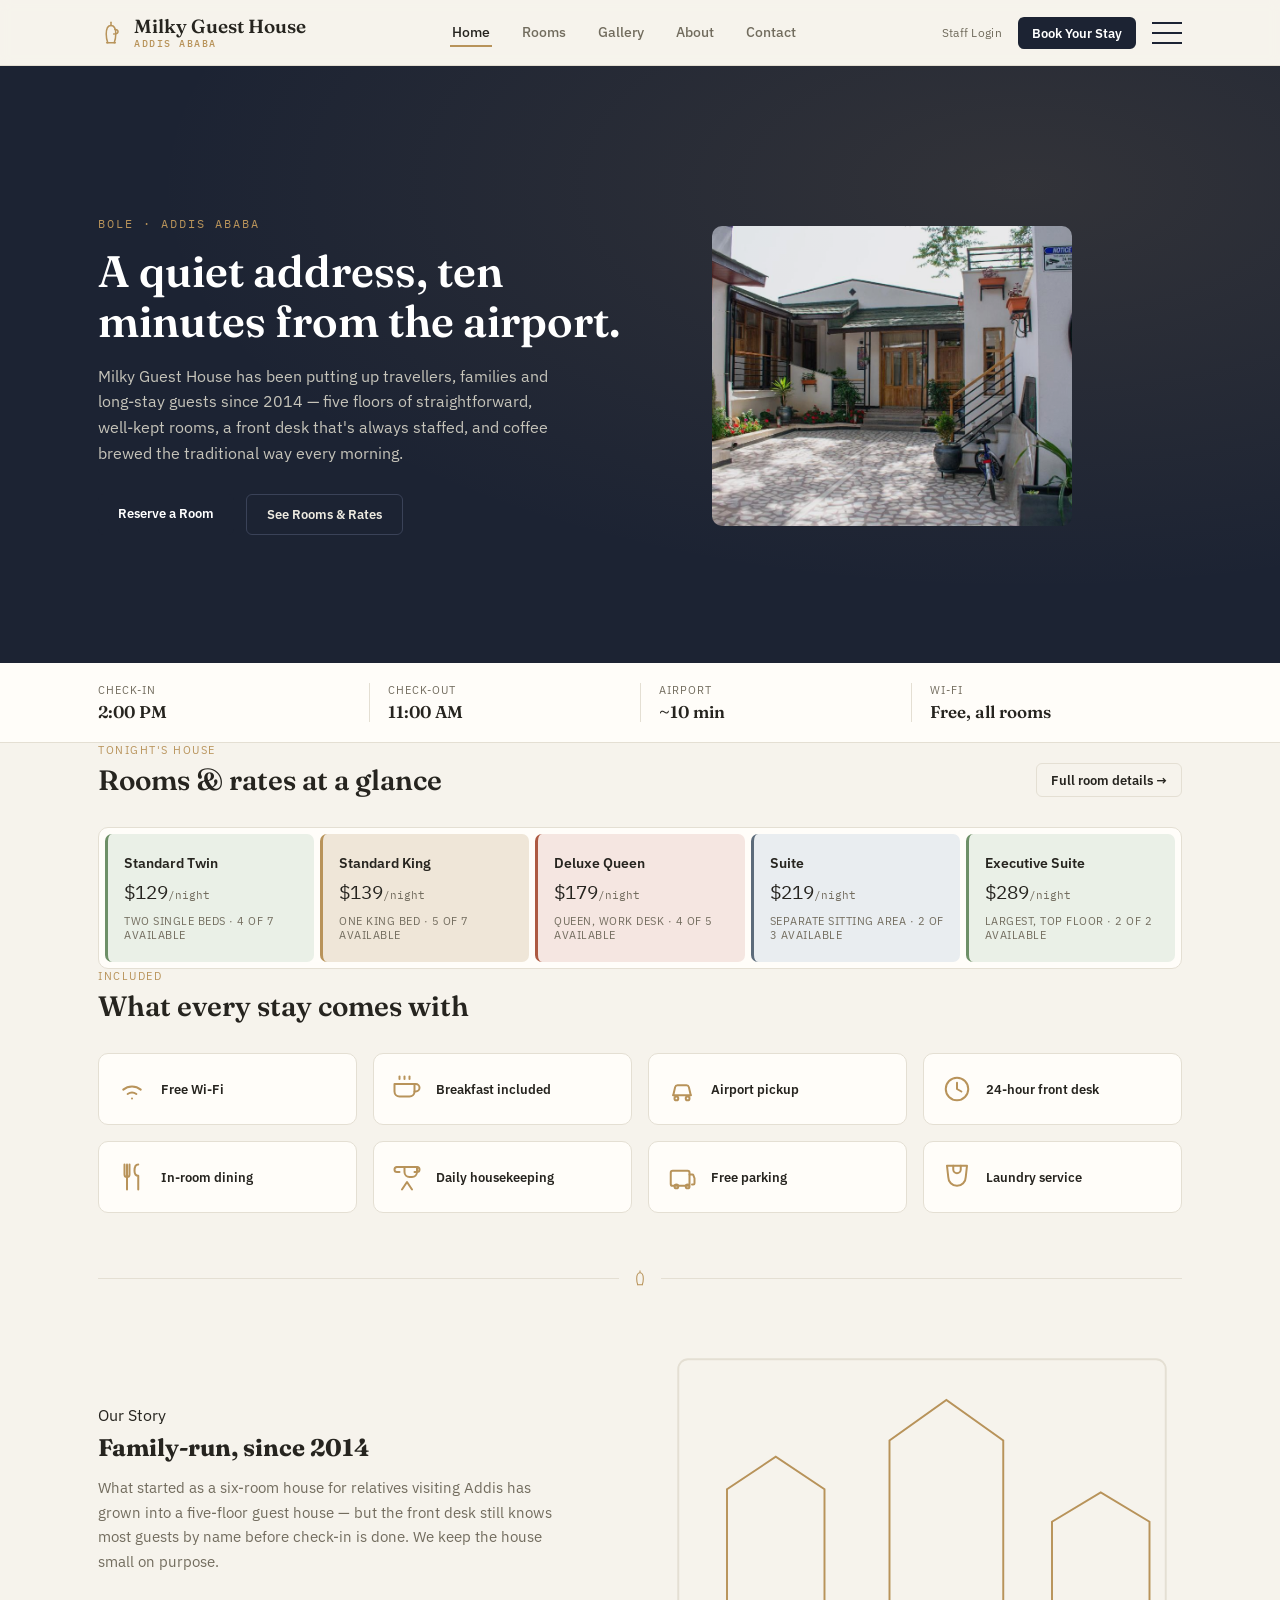
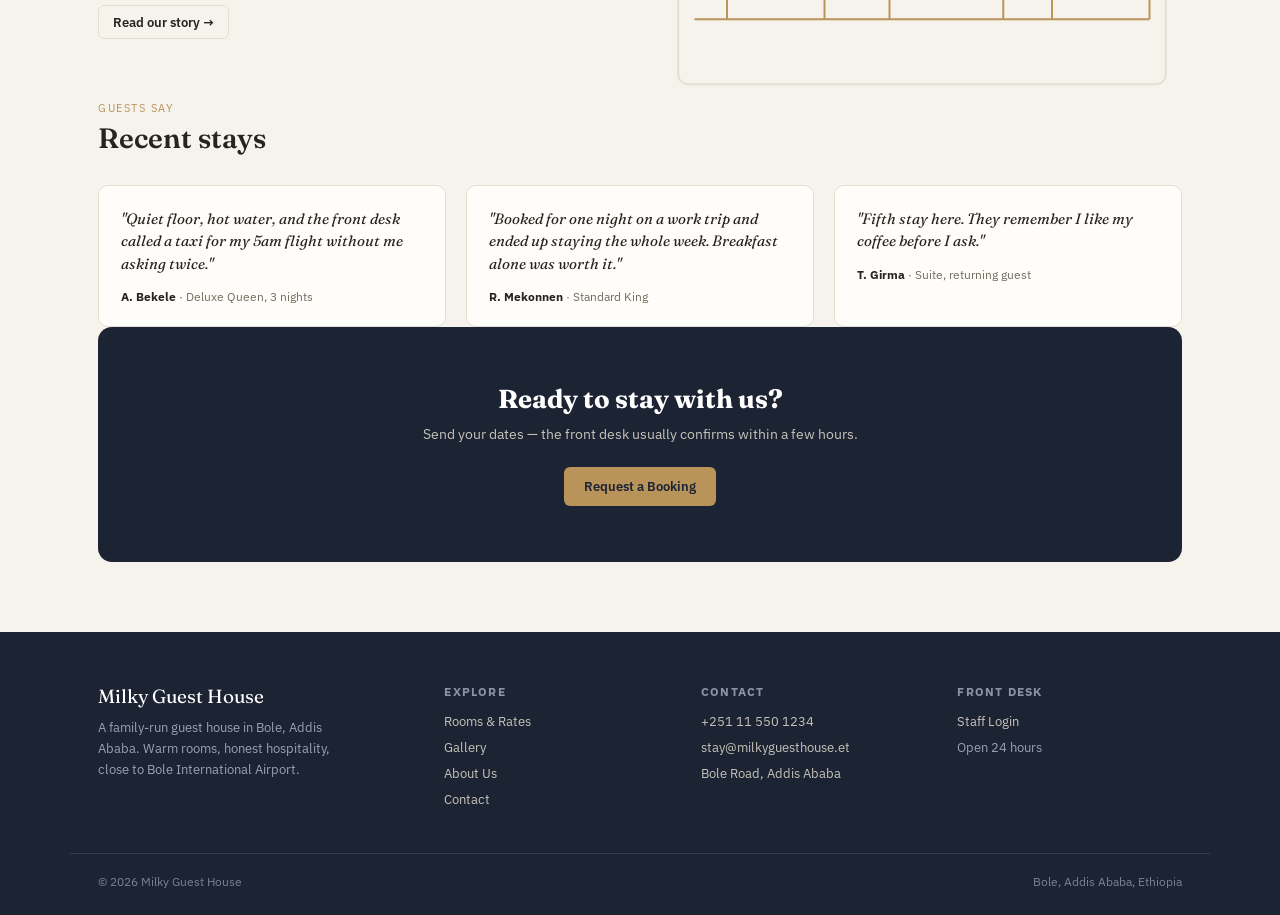
<file: index.html>
<!DOCTYPE html>
<html lang="en">
<head>
<meta charset="UTF-8">
<meta name="viewport" content="width=device-width, initial-scale=1.0">
<title>Milky Guest House — A Quiet Stay in Addis Ababa</title>
<meta name="description" content="Milky Guest House is a family-run guest house in Bole, Addis Ababa, offering warm rooms, honest hospitality and easy airport access.">
<link rel="preconnect" href="https://fonts.googleapis.com">
<link href="https://fonts.googleapis.com/css2?family=Fraunces:opsz,wght@9..144,400;9..144,500;9..144,600;9..144,700&family=IBM+Plex+Sans:wght@400;500;600&family=IBM+Plex+Mono:wght@400;500&display=swap" rel="stylesheet">
<link rel="stylesheet" href="style.css">
</head>
<body>

<header class="site-header">
  <div class="bar">
    <a href="index.html" class="brandmark">
      <svg class="jebena" viewBox="0 0 24 24" fill="none" stroke="currentColor" stroke-width="1.4" stroke-linecap="round" stroke-linejoin="round"><path d="M8 21h8"/><path d="M9 21c-1-2.5-1.4-5.4-1.4-8 0-4.5 1.6-8 4.4-8s4.4 3.5 4.4 8c0 2.6-.4 5.5-1.4 8"/><path d="M12 5V2"/><path d="M15.5 8.5c1.8.3 3 1 3 2.2 0 1.4-1.7 2.3-4 2.3"/></svg>
      <span class="name">Milky Guest House<small>Addis Ababa</small></span>
    </a>
    <nav class="nav-links" id="navLinks">
      <a href="index.html" class="active">Home</a>
      <a href="rooms.html">Rooms</a>
      <a href="gallery.html">Gallery</a>
      <a href="about.html">About</a>
      <a href="contact.html">Contact</a>
    </nav>
    <div class="nav-cta">
      <a href="staff/login.html" class="staff-link">Staff Login</a>
      <a href="contact.html#booking" class="btn small">Book Your Stay</a>
      <button class="menu-toggle" id="menuToggle" aria-label="Toggle menu"><span></span><span></span><span></span></button>
    </div>
  </div>
</header>

<section class="hero">
  <div class="wrap">
    <div>
      <div class="eyebrow">Bole · Addis Ababa</div>
      <h1>A quiet address, ten minutes from the airport.</h1>
      <p class="lead">Milky Guest House has been putting up travellers, families and long-stay guests since 2014 — five floors of straightforward, well-kept rooms, a front desk that's always staffed, and coffee brewed the traditional way every morning.</p>
      <div class="cta-row">
        <a href="contact.html#booking" class="btn">Reserve a Room</a>
        <a href="rooms.html" class="btn ghost">See Rooms &amp; Rates</a>
      </div>
    </div>
    <img class="hero-art" src="images/gh.jpg" alt="Milky Guest House exterior">
  </div>
</section>

<div class="info-strip">
  <div class="wrap">
    <div class="item"><div class="label">Check-in</div><div class="val mono">2:00 PM</div></div>
    <div class="item"><div class="label">Check-out</div><div class="val mono">11:00 AM</div></div>
    <div class="item"><div class="label">Airport</div><div class="val mono">~10 min</div></div>
    <div class="item"><div class="label">Wi-Fi</div><div class="val mono">Free, all rooms</div></div>
  </div>
</div>

<section class="wrap reveal">
  <div class="section-head">
    <div><span class="eyebrow">Tonight's House</span><h2>Rooms &amp; rates at a glance</h2></div>
    <a href="rooms.html" class="btn ghost small">Full room details →</a>
  </div>
  <div class="rack-lite">
    <div class="rack-cat" data-room-type="Standard Twin"><div class="rc-name">Standard Twin</div><div class="rc-rate">$129<span>/night</span></div><div class="rc-avail js-avail">Two single beds</div></div>
    <div class="rack-cat" data-room-type="Standard King"><div class="rc-name">Standard King</div><div class="rc-rate">$139<span>/night</span></div><div class="rc-avail js-avail">One king bed</div></div>
    <div class="rack-cat" data-room-type="Deluxe Queen"><div class="rc-name">Deluxe Queen</div><div class="rc-rate">$179<span>/night</span></div><div class="rc-avail js-avail">Queen, work desk</div></div>
    <div class="rack-cat" data-room-type="Suite"><div class="rc-name">Suite</div><div class="rc-rate">$219<span>/night</span></div><div class="rc-avail js-avail">Separate sitting area</div></div>
    <div class="rack-cat" data-room-type="Executive Suite"><div class="rc-name">Executive Suite</div><div class="rc-rate">$289<span>/night</span></div><div class="rc-avail js-avail">Largest, top floor</div></div>
  </div>
</section>

<section class="wrap reveal">
  <div class="section-head">
    <div><span class="eyebrow">Included</span><h2>What every stay comes with</h2></div>
  </div>
  <div class="amenity-grid">
    <div class="amenity"><span class="icon"><svg viewBox="0 0 24 24" fill="none" stroke="currentColor" stroke-linecap="round" stroke-linejoin="round"><path d="M5 12.5a11 11 0 0 1 14 0"/><path d="M8.5 16a6 6 0 0 1 7 0"/><path d="M12 19.5h.01"/></svg></span><span class="name">Free Wi-Fi</span></div>
    <div class="amenity"><span class="icon"><svg viewBox="0 0 24 24" fill="none" stroke="currentColor" stroke-linecap="round" stroke-linejoin="round"><path d="M18 8h1a3 3 0 0 1 0 6h-1"/><path d="M2 8h16v6a4 4 0 0 1-4 4H6a4 4 0 0 1-4-4V8Z"/><path d="M6 2v2"/><path d="M10 2v2"/><path d="M14 2v2"/></svg></span><span class="name">Breakfast included</span></div>
    <div class="amenity"><span class="icon"><svg viewBox="0 0 24 24" fill="none" stroke="currentColor" stroke-linecap="round" stroke-linejoin="round"><path d="M5 17h14"/><path d="M5 17l1.5-6.5A2 2 0 0 1 8.4 9h7.2a2 2 0 0 1 1.9 1.5L19 17"/><circle cx="7.5" cy="19.5" r="1.5"/><circle cx="16.5" cy="19.5" r="1.5"/></svg></span><span class="name">Airport pickup</span></div>
    <div class="amenity"><span class="icon"><svg viewBox="0 0 24 24" fill="none" stroke="currentColor" stroke-linecap="round" stroke-linejoin="round"><circle cx="12" cy="12" r="9"/><path d="M12 7v5l3.5 2"/></svg></span><span class="name">24-hour front desk</span></div>
    <div class="amenity"><span class="icon"><svg viewBox="0 0 24 24" fill="none" stroke="currentColor" stroke-linecap="round" stroke-linejoin="round"><path d="M6 2v8a2 2 0 0 0 4 0V2"/><path d="M8 2v20"/><path d="M17 2c-2 0-3 2-3 5s1 4 3 4v11"/></svg></span><span class="name">In-room dining</span></div>
    <div class="amenity"><span class="icon"><svg viewBox="0 0 24 24" fill="none" stroke="currentColor" stroke-linecap="round" stroke-linejoin="round"><path d="M4 4h16v4a4 4 0 0 1-4 4h-2a4 4 0 0 1-4-4V4Z"/><path d="M8 22l4-6 4 6"/><path d="M6 4H4a2 2 0 0 0 0 4h2"/><path d="M18 4h2a2 2 0 0 1 0 4h-2"/></svg></span><span class="name">Daily housekeeping</span></div>
    <div class="amenity"><span class="icon"><svg viewBox="0 0 24 24" fill="none" stroke="currentColor" stroke-linecap="round" stroke-linejoin="round"><rect x="3" y="7" width="15" height="12" rx="1.5"/><path d="M18 10h2.2a1 1 0 0 1 .9.6L22 13v4a1 1 0 0 1-1 1h-1"/><circle cx="7.5" cy="19.5" r="1.5"/><circle cx="16.5" cy="19.5" r="1.5"/></svg></span><span class="name">Free parking</span></div>
    <div class="amenity"><span class="icon"><svg viewBox="0 0 24 24" fill="none" stroke="currentColor" stroke-linecap="round" stroke-linejoin="round"><path d="M4 3h16l-1 9a7 7 0 0 1-14 0L4 3Z"/><path d="M9 3v3a3 3 0 0 0 6 0V3"/></svg></span><span class="name">Laundry service</span></div>
  </div>
</section>

<div class="wrap"><div class="divider"><span class="line"></span><svg viewBox="0 0 24 24" fill="none" stroke="currentColor" stroke-width="1.4"><path d="M8 21h8"/><path d="M9 21c-1-2.5-1.4-5.4-1.4-8 0-4.5 1.6-8 4.4-8s4.4 3.5 4.4 8c0 2.6-.4 5.5-1.4 8"/><path d="M12 5V2"/></svg><span class="line"></span></div></div>

<section class="wrap reveal">
  <div class="split">
    <div>
      <span class="eyebrow">Our Story</span>
      <h2 style="margin:8px 0 14px 0;">Family-run, since 2014</h2>
      <p style="color:var(--text-dim);font-size:14.5px;line-height:1.7;max-width:52ch;">What started as a six-room house for relatives visiting Addis has grown into a five-floor guest house — but the front desk still knows most guests by name before check-in is done. We keep the house small on purpose.</p>
      <a href="about.html" class="btn ghost small" style="margin-top:16px;">Read our story →</a>
    </div>
    <svg viewBox="0 0 320 220" fill="none" stroke="currentColor" stroke-width="1.2" style="color:var(--brass);"><rect x="10" y="10" width="300" height="200" rx="6" stroke="var(--line)"/><path d="M40 170V90l30-20 30 20v80"/><path d="M140 170V60l35-25 35 25v110"/><path d="M240 170v-60l30-18 30 18v60"/><path d="M20 170h280"/></svg>
  </div>
</section>

<section class="wrap reveal">
  <div class="section-head">
    <div><span class="eyebrow">Guests Say</span><h2>Recent stays</h2></div>
  </div>
  <div class="testi-grid">
    <div class="testi"><div class="quote">"Quiet floor, hot water, and the front desk called a taxi for my 5am flight without me asking twice."</div><div class="who"><b>A. Bekele</b> · Deluxe Queen, 3 nights</div></div>
    <div class="testi"><div class="quote">"Booked for one night on a work trip and ended up staying the whole week. Breakfast alone was worth it."</div><div class="who"><b>R. Mekonnen</b> · Standard King</div></div>
    <div class="testi"><div class="quote">"Fifth stay here. They remember I like my coffee before I ask."</div><div class="who"><b>T. Girma</b> · Suite, returning guest</div></div>
  </div>
</section>

<section class="wrap reveal">
  <div class="cta-band">
    <h2>Ready to stay with us?</h2>
    <p>Send your dates — the front desk usually confirms within a few hours.</p>
    <a href="contact.html#booking" class="btn" style="background:var(--brass);color:#1C2333;">Request a Booking</a>
  </div>
</section>

<footer class="site-footer">
  <div class="wrap footer-grid">
    <div>
      <div class="fbrand">Milky Guest House</div>
      <p>A family-run guest house in Bole, Addis Ababa. Warm rooms, honest hospitality, close to Bole International Airport.</p>
    </div>
    <div>
      <h4>Explore</h4>
      <a href="rooms.html">Rooms &amp; Rates</a>
      <a href="gallery.html">Gallery</a>
      <a href="about.html">About Us</a>
      <a href="contact.html">Contact</a>
    </div>
    <div>
      <h4>Contact</h4>
      <a href="tel:+251115501234">+251 11 550 1234</a>
      <a href="mailto:stay@milkyguesthouse.et">stay@milkyguesthouse.et</a>
      <a href="contact.html">Bole Road, Addis Ababa</a>
    </div>
    <div>
      <h4>Front Desk</h4>
      <a href="staff/login.html">Staff Login</a>
      <span style="display:block;font-size:13px;color:#9AA1B4;margin-top:9px;">Open 24 hours</span>
    </div>
  </div>
  <div class="wrap footer-bottom">
    <span>© <span class="year"></span> Milky Guest House</span>
    <span>Bole, Addis Ababa, Ethiopia</span>
  </div>
</footer>

<script src="hotel-data.js"></script>
<script src="script.js"></script>
</body>
</html>
</file>
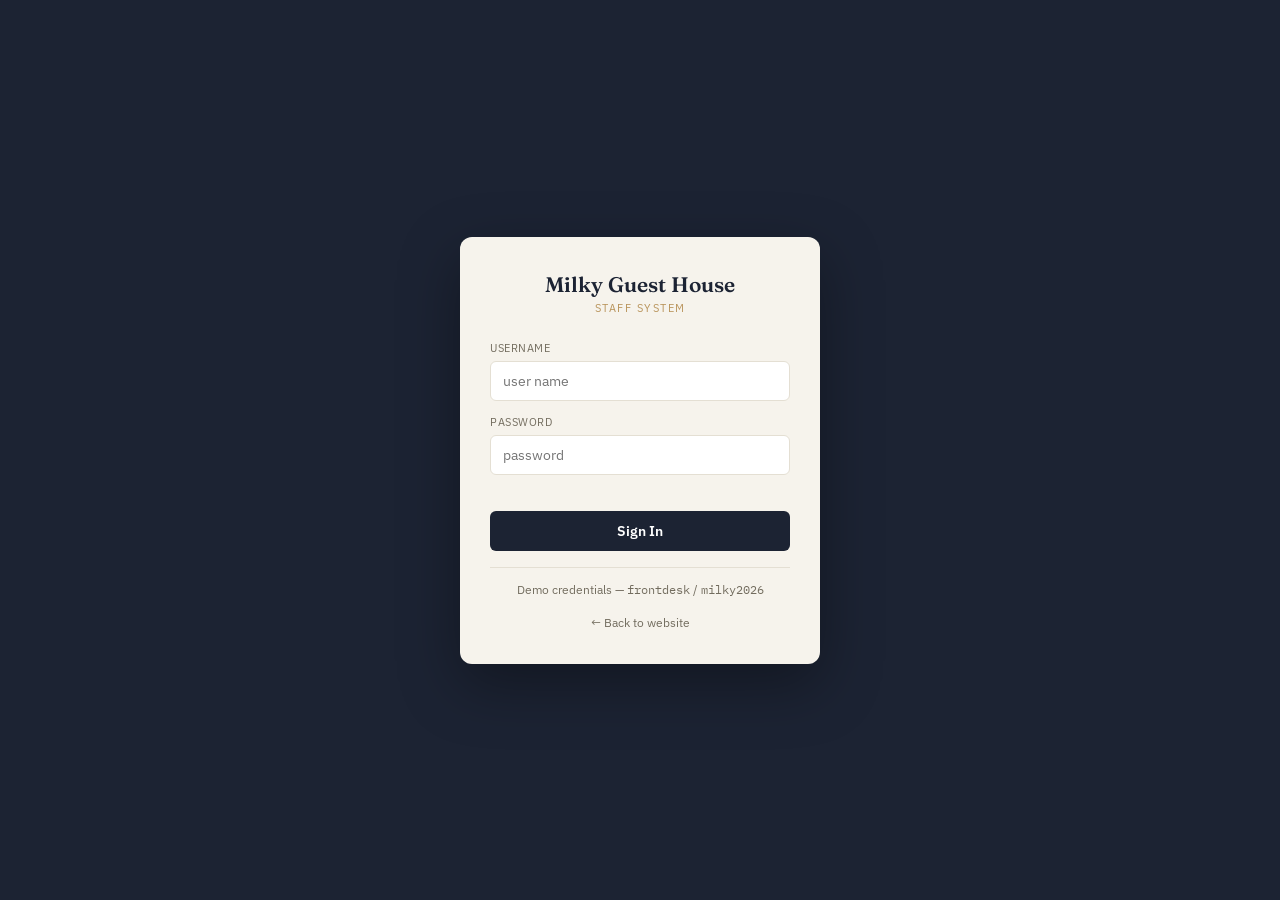
<file: staff/index.html>
<!DOCTYPE html>
<html lang="en">
<head>
<meta charset="UTF-8">
<meta name="viewport" content="width=device-width, initial-scale=1.0">
<title>Aldergate — Staff System</title>
<link rel="preconnect" href="https://fonts.googleapis.com">
<link href="https://fonts.googleapis.com/css2?family=Fraunces:opsz,wght@9..144,400;9..144,500;9..144,600;9..144,700&family=IBM+Plex+Sans:wght@400;500;600&family=IBM+Plex+Mono:wght@400;500&display=swap" rel="stylesheet">
<link rel="stylesheet" href="style.css">
<script>
  if(!sessionStorage.getItem('milkyStaffUser')){
    window.location.replace('login.html');
  }
</script>
</head>
<body>

<div class="app">
  <aside class="sidebar">
    <div class="brand">
      <div class="mark">Milky Guest House</div>
      <div class="sub">Staff System</div>
    </div>
    <nav id="nav">
      <button data-tab="dashboard">
        <span class="icon"><svg viewBox="0 0 24 24"><rect x="3" y="3" width="7" height="7" rx="1.5"/><rect x="14" y="3" width="7" height="7" rx="1.5"/><rect x="3" y="14" width="7" height="7" rx="1.5"/><rect x="14" y="14" width="7" height="7" rx="1.5"/></svg></span>
        <span class="label">Dashboard</span>
      </button>
      <button data-tab="rooms">
        <span class="icon"><svg viewBox="0 0 24 24"><path d="M5 21V4a1 1 0 0 1 1-1h7a1 1 0 0 1 1 1v17"/><path d="M14 10v11"/><path d="M18 10v11"/><path d="M14 6h4a1 1 0 0 1 1 1v14"/><circle cx="10" cy="12" r="0.8" fill="currentColor" stroke="none"/></svg></span>
        <span class="label">Rooms</span>
      </button>
      <button data-tab="bookings">
        <span class="icon"><svg viewBox="0 0 24 24"><rect x="3" y="4" width="18" height="17" rx="2"/><path d="M3 9h18"/><path d="M8 2v4"/><path d="M16 2v4"/><path d="M8 14h.01"/><path d="M12 14h.01"/><path d="M16 14h.01"/></svg></span>
        <span class="label">Bookings</span>
      </button>
      <button data-tab="guests">
        <span class="icon"><svg viewBox="0 0 24 24"><circle cx="12" cy="8" r="3.5"/><path d="M5 20c0-3.9 3.1-7 7-7s7 3.1 7 7"/></svg></span>
        <span class="label">Guests</span>
      </button>
      <button data-tab="staff">
        <span class="icon"><svg viewBox="0 0 24 24"><circle cx="9" cy="8" r="3"/><path d="M2.5 20c0-3.6 2.9-6.5 6.5-6.5s6.5 2.9 6.5 6.5"/><path d="M16 4.5a3 3 0 0 1 0 6"/><path d="M18 13.5c2.3.6 4 2.6 4 5"/></svg></span>
        <span class="label">Staff</span>
      </button>
      <button data-tab="food">
        <span class="icon"><svg viewBox="0 0 24 24"><path d="M6 2v8a2 2 0 0 0 4 0V2"/><path d="M8 2v20"/><path d="M17 2c-2 0-3 2-3 5s1 4 3 4v11"/></svg></span>
        <span class="label">Food Orders</span>
      </button>
    </nav>
    <div class="sidebar-foot"><a href="../index.html" style="color:#8B93A6;text-decoration:none;">← Back to website</a><br><br><span id="staffUserLabel">Front Desk</span><br>Shift: Morning<br><a href="#" id="logoutLink" style="color:#8B93A6;text-decoration:none;display:inline-block;margin-top:8px;">Log out</a></div>
  </aside>

  <div class="main">
    <div class="topbar">
      <div>
        <h1 id="pageTitle">Dashboard</h1>
        <div class="meta" id="pageMeta">Overview of tonight's house</div>
      </div>
      <div class="topbar-right">
        <div class="clock" id="clock"></div>
        <div class="avatar">MH</div>
      </div>
    </div>
    <div class="content" id="content"></div>
  </div>
</div>

<div class="overlay" id="overlay">
  <div class="modal" id="modalBody"></div>
</div>
<div class="toast" id="toast"></div>

<script src="../hotel-data.js"></script>
<script src="script.js"></script>
<script>
  const staffUser = sessionStorage.getItem('milkyStaffUser');
  if(staffUser){
    document.getElementById('staffUserLabel').textContent = 'Signed in as ' + staffUser;
  }
  document.getElementById('logoutLink').addEventListener('click', function(e){
    e.preventDefault();
    sessionStorage.removeItem('milkyStaffUser');
    window.location.href = 'login.html';
  });
</script>
</body>
</html>
</file>
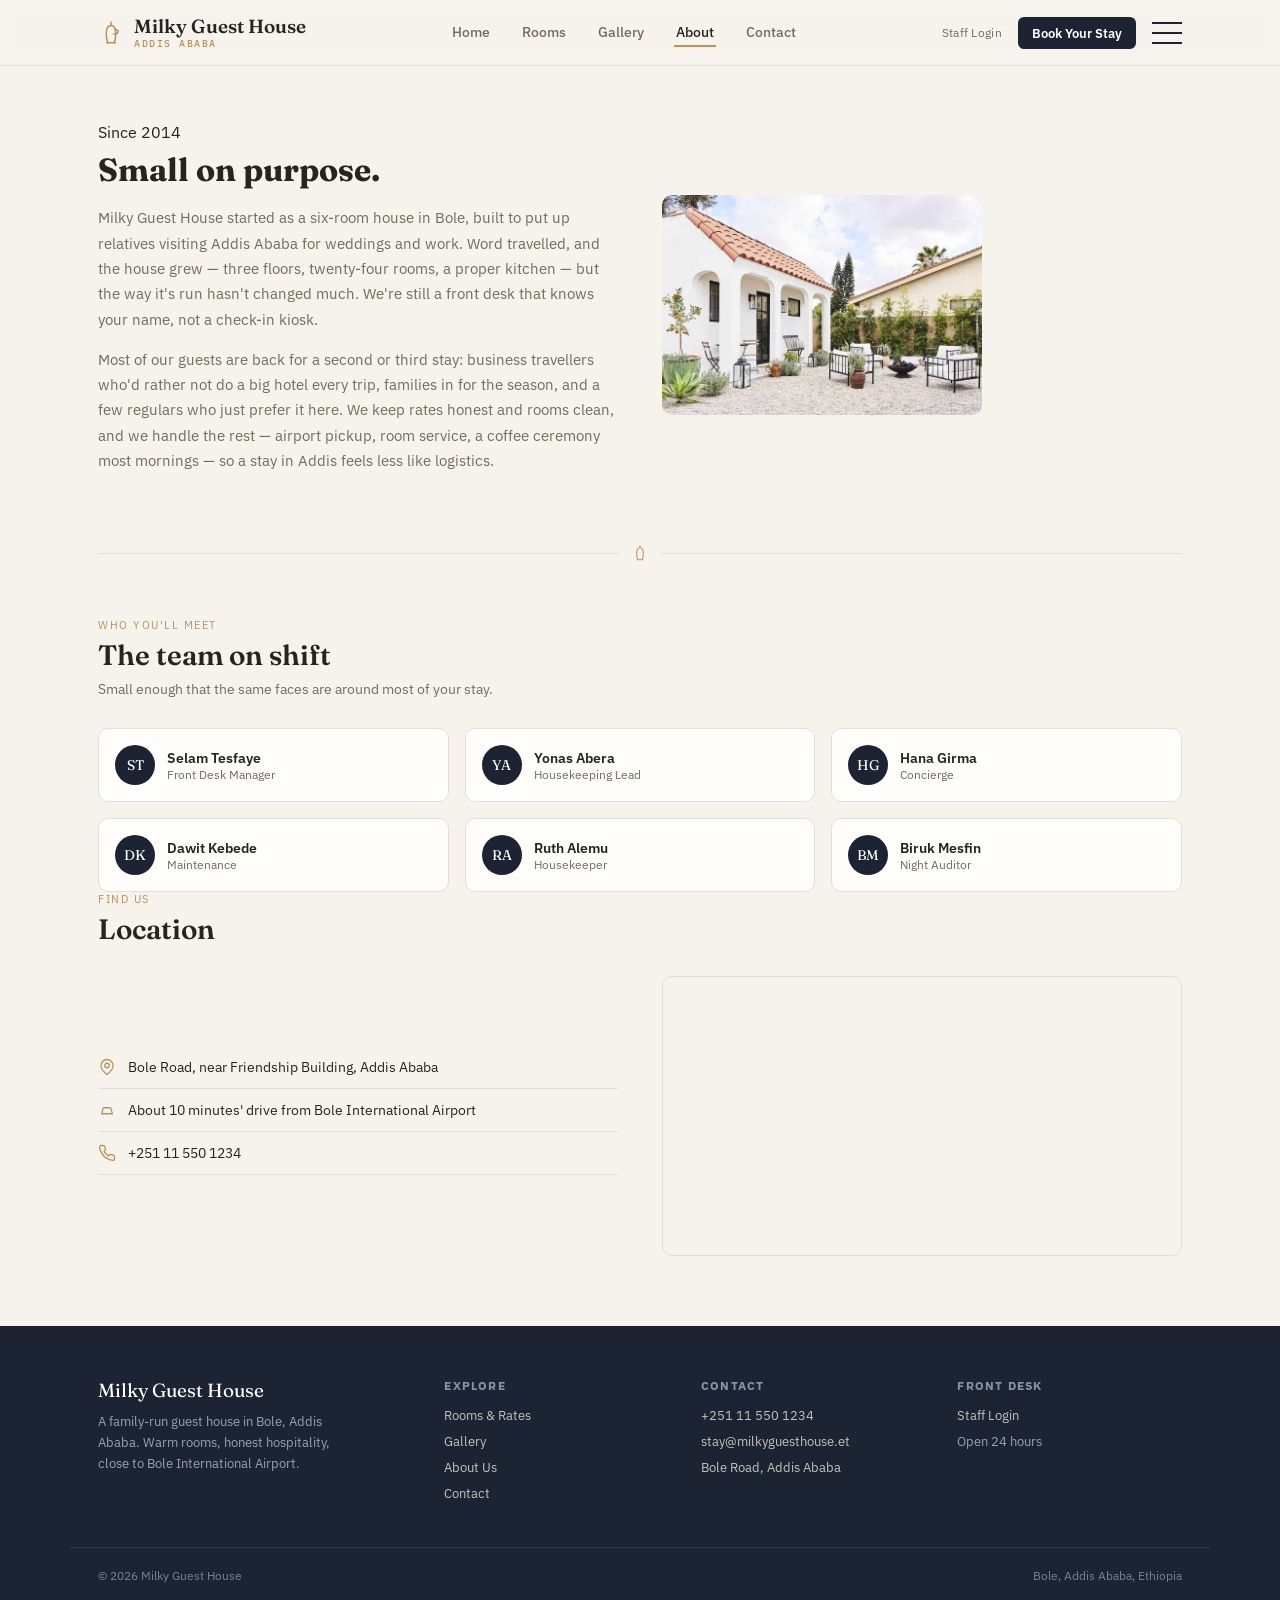
<file: about.html>
<!DOCTYPE html>
<html lang="en">
<head>
<meta charset="UTF-8">
<meta name="viewport" content="width=device-width, initial-scale=1.0">
<title>About — Milky Guest House</title>
<link rel="preconnect" href="https://fonts.googleapis.com">
<link href="https://fonts.googleapis.com/css2?family=Fraunces:opsz,wght@9..144,400;9..144,500;9..144,600;9..144,700&family=IBM+Plex+Sans:wght@400;500;600&family=IBM+Plex+Mono:wght@400;500&display=swap" rel="stylesheet">
<link rel="stylesheet" href="style.css">
</head>
<body>

<header class="site-header">
  <div class="bar">
    <a href="index.html" class="brandmark">
      <svg class="jebena" viewBox="0 0 24 24" fill="none" stroke="currentColor" stroke-width="1.4" stroke-linecap="round" stroke-linejoin="round"><path d="M8 21h8"/><path d="M9 21c-1-2.5-1.4-5.4-1.4-8 0-4.5 1.6-8 4.4-8s4.4 3.5 4.4 8c0 2.6-.4 5.5-1.4 8"/><path d="M12 5V2"/><path d="M15.5 8.5c1.8.3 3 1 3 2.2 0 1.4-1.7 2.3-4 2.3"/></svg>
      <span class="name">Milky Guest House<small>Addis Ababa</small></span>
    </a>
    <nav class="nav-links" id="navLinks">
      <a href="index.html">Home</a>
      <a href="rooms.html">Rooms</a>
      <a href="gallery.html">Gallery</a>
      <a href="about.html" class="active">About</a>
      <a href="contact.html">Contact</a>
    </nav>
    <div class="nav-cta">
      <a href="staff/login.html" class="staff-link">Staff Login</a>
      <a href="contact.html#booking" class="btn small">Book Your Stay</a>
      <button class="menu-toggle" id="menuToggle" aria-label="Toggle menu"><span></span><span></span><span></span></button>
    </div>
  </div>
</header>

<section class="wrap" style="padding-top:56px;">
  <div class="split">
    <div>
      <span class="eyebrow">Since 2014</span>
      <h1 style="font-size:32px;margin:8px 0 16px 0;">Small on purpose.</h1>
      <p style="color:var(--text-dim);font-size:14.5px;line-height:1.75;">Milky Guest House started as a six-room house in Bole, built to put up relatives visiting Addis Ababa for weddings and work. Word travelled, and the house grew — three floors, twenty-four rooms, a proper kitchen — but the way it's run hasn't changed much. We're still a front desk that knows your name, not a check-in kiosk.</p>
      <p style="color:var(--text-dim);font-size:14.5px;line-height:1.75;">Most of our guests are back for a second or third stay: business travellers who'd rather not do a big hotel every trip, families in for the season, and a few regulars who just prefer it here. We keep rates honest and rooms clean, and we handle the rest — airport pickup, room service, a coffee ceremony most mornings — so a stay in Addis feels less like logistics.</p>
    </div>
    <div>
      <img src="images/Small on purpose.jpg" alt="">
   </div>
  </div>
</section>

<div class="wrap"><div class="divider"><span class="line"></span><svg viewBox="0 0 24 24" fill="none" stroke="currentColor" stroke-width="1.4"><path d="M8 21h8"/><path d="M9 21c-1-2.5-1.4-5.4-1.4-8 0-4.5 1.6-8 4.4-8s4.4 3.5 4.4 8c0 2.6-.4 5.5-1.4 8"/><path d="M12 5V2"/></svg><span class="line"></span></div></div>

<section class="wrap reveal">
  <div class="section-head">
    <div><span class="eyebrow">Who You'll Meet</span><h2>The team on shift</h2><p>Small enough that the same faces are around most of your stay.</p></div>
  </div>
  <div class="team-grid">
    <div class="person"><div class="initials">ST</div><div><div class="name">Selam Tesfaye</div><div class="role">Front Desk Manager</div></div></div>
    <div class="person"><div class="initials">YA</div><div><div class="name">Yonas Abera</div><div class="role">Housekeeping Lead</div></div></div>
    <div class="person"><div class="initials">HG</div><div><div class="name">Hana Girma</div><div class="role">Concierge</div></div></div>
    <div class="person"><div class="initials">DK</div><div><div class="name">Dawit Kebede</div><div class="role">Maintenance</div></div></div>
    <div class="person"><div class="initials">RA</div><div><div class="name">Ruth Alemu</div><div class="role">Housekeeper</div></div></div>
    <div class="person"><div class="initials">BM</div><div><div class="name">Biruk Mesfin</div><div class="role">Night Auditor</div></div></div>
  </div>
</section>

<section class="wrap reveal">
  <div class="section-head">
    <div><span class="eyebrow">Find Us</span><h2>Location</h2></div>
  </div>
  <div class="split">
    <ul class="contact-list" style="margin:0;">
      <li><span class="icon"><svg viewBox="0 0 24 24" fill="none" stroke="currentColor" stroke-linecap="round" stroke-linejoin="round"><path d="M20 10c0 6-8 12-8 12s-8-6-8-12a8 8 0 0 1 16 0Z"/><circle cx="12" cy="10" r="3"/></svg></span> Bole Road, near Friendship Building, Addis Ababa</li>
      <li><span class="icon"><svg viewBox="0 0 24 24" fill="none" stroke="currentColor" stroke-linecap="round" stroke-linejoin="round"><path d="M5 17h14"/><path d="M5 17l1.5-6.5A2 2 0 0 1 8.4 9h7.2a2 2 0 0 1 1.9 1.5L19 17"/></svg></span> About 10 minutes' drive from Bole International Airport</li>
      <li><span class="icon"><svg viewBox="0 0 24 24" fill="none" stroke="currentColor" stroke-linecap="round" stroke-linejoin="round"><path d="M22 16.9v3a2 2 0 0 1-2.2 2 19.8 19.8 0 0 1-8.6-3.1 19.5 19.5 0 0 1-6-6 19.8 19.8 0 0 1-3.1-8.7A2 2 0 0 1 4.1 2h3a2 2 0 0 1 2 1.7c.1.9.4 1.9.7 2.8a2 2 0 0 1-.5 2.1L8 9.9a16 16 0 0 0 6 6l1.3-1.3a2 2 0 0 1 2.1-.5c.9.3 1.8.6 2.8.7a2 2 0 0 1 1.8 2.1Z"/></svg></span> +251 11 550 1234</li>
    </ul>
    <div class="map-frame">
      <iframe loading="lazy" referrerpolicy="no-referrer-when-downgrade" src="https://www.google.com/maps?q=Bole,Addis%20Ababa,Ethiopia&output=embed"></iframe>
    </div>
  </div>
</section>

<footer class="site-footer">
  <div class="wrap footer-grid">
    <div>
      <div class="fbrand">Milky Guest House</div>
      <p>A family-run guest house in Bole, Addis Ababa. Warm rooms, honest hospitality, close to Bole International Airport.</p>
    </div>
    <div>
      <h4>Explore</h4>
      <a href="rooms.html">Rooms &amp; Rates</a>
      <a href="gallery.html">Gallery</a>
      <a href="about.html">About Us</a>
      <a href="contact.html">Contact</a>
    </div>
    <div>
      <h4>Contact</h4>
      <a href="tel:+251115501234">+251 11 550 1234</a>
      <a href="mailto:stay@milkyguesthouse.et">stay@milkyguesthouse.et</a>
      <a href="contact.html">Bole Road, Addis Ababa</a>
    </div>
    <div>
      <h4>Front Desk</h4>
      <a href="staff/login.html">Staff Login</a>
      <span style="display:block;font-size:13px;color:#9AA1B4;margin-top:9px;">Open 24 hours</span>
    </div>
  </div>
  <div class="wrap footer-bottom">
    <span>© <span class="year"></span> Milky Guest House</span>
    <span>Bole, Addis Ababa, Ethiopia</span>
  </div>
</footer>

<script src="hotel-data.js"></script>
<script src="script.js"></script>
</body>
</html>
</file>
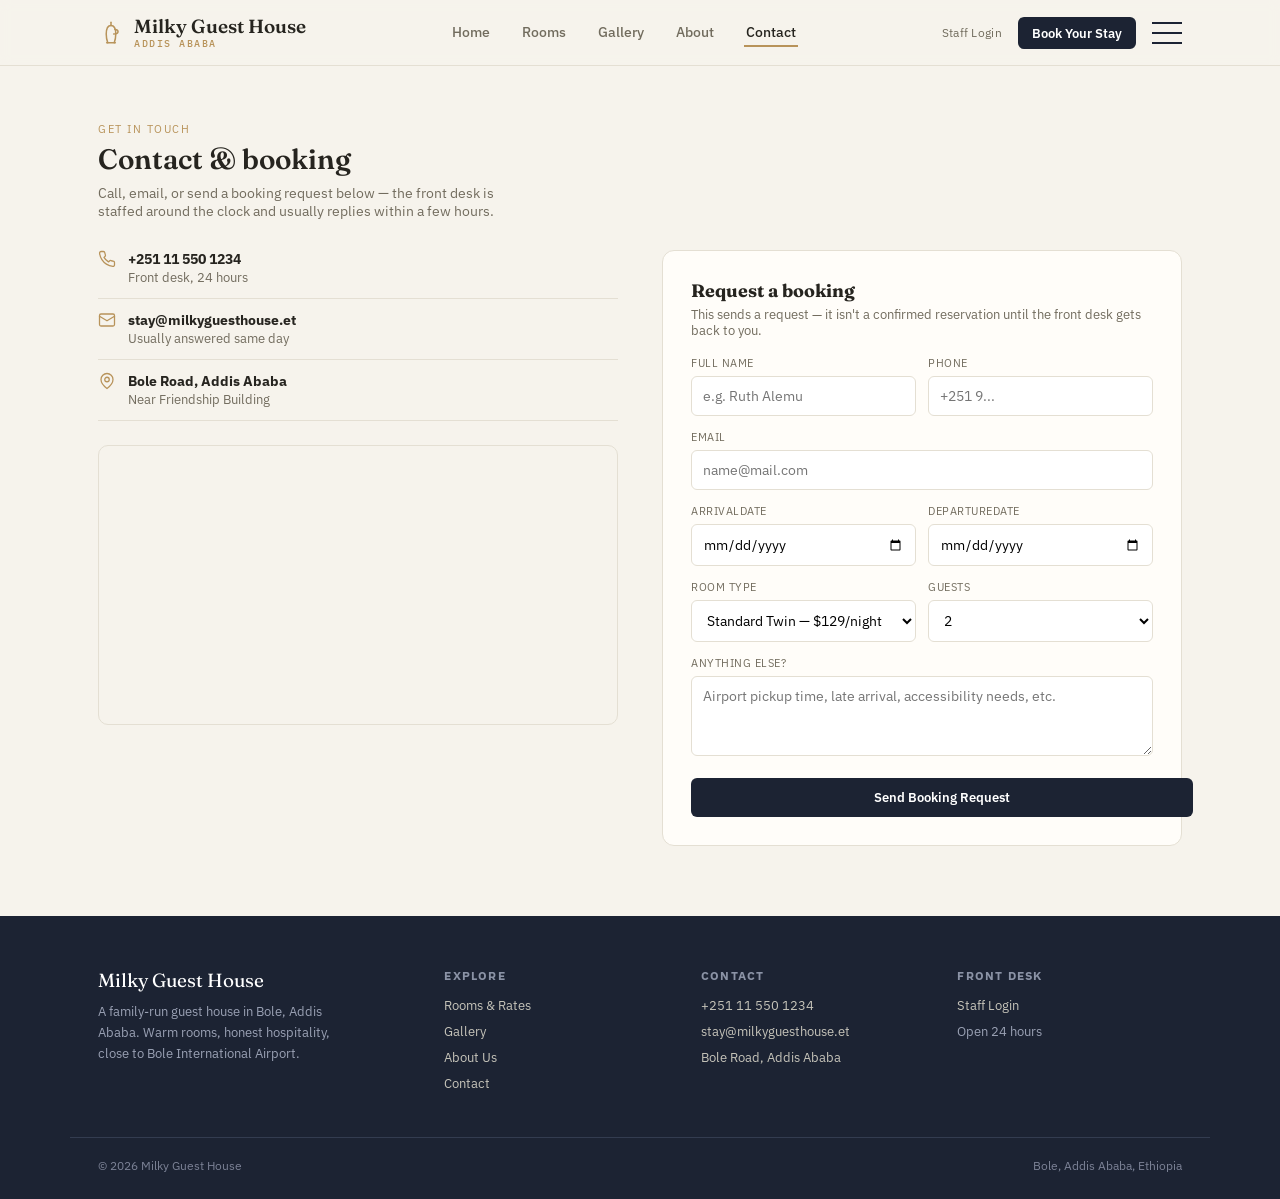
<file: contact.html>
<!DOCTYPE html>
<html lang="en">
<head>
<meta charset="UTF-8">
<meta name="viewport" content="width=device-width, initial-scale=1.0">
<title>Contact &amp; Book — Milky Guest House</title>
<link rel="preconnect" href="https://fonts.googleapis.com">
<link href="https://fonts.googleapis.com/css2?family=Fraunces:opsz,wght@9..144,400;9..144,500;9..144,600;9..144,700&family=IBM+Plex+Sans:wght@400;500;600&family=IBM+Plex+Mono:wght@400;500&display=swap" rel="stylesheet">
<link rel="stylesheet" href="style.css">
</head>
<body>

<header class="site-header">
  <div class="bar">
    <a href="index.html" class="brandmark">
      <svg class="jebena" viewBox="0 0 24 24" fill="none" stroke="currentColor" stroke-width="1.4" stroke-linecap="round" stroke-linejoin="round"><path d="M8 21h8"/><path d="M9 21c-1-2.5-1.4-5.4-1.4-8 0-4.5 1.6-8 4.4-8s4.4 3.5 4.4 8c0 2.6-.4 5.5-1.4 8"/><path d="M12 5V2"/><path d="M15.5 8.5c1.8.3 3 1 3 2.2 0 1.4-1.7 2.3-4 2.3"/></svg>
      <span class="name">Milky Guest House<small>Addis Ababa</small></span>
    </a>
    <nav class="nav-links" id="navLinks">
      <a href="index.html">Home</a>
      <a href="rooms.html">Rooms</a>
      <a href="gallery.html">Gallery</a>
      <a href="about.html">About</a>
      <a href="contact.html" class="active">Contact</a>
    </nav>
    <div class="nav-cta">
      <a href="staff/login.html" class="staff-link">Staff Login</a>
      <a href="contact.html#booking" class="btn small">Book Your Stay</a>
      <button class="menu-toggle" id="menuToggle" aria-label="Toggle menu"><span></span><span></span><span></span></button>
    </div>
  </div>
</header>

<section class="wrap" style="padding-top:56px;">
  <div class="section-head">
    <div><span class="eyebrow">Get In Touch</span><h2>Contact &amp; booking</h2><p>Call, email, or send a booking request below — the front desk is staffed around the clock and usually replies within a few hours.</p></div>
  </div>
</section>

<section class="wrap reveal" id="booking">
  <div class="contact-grid">
    <div>
      <ul class="contact-list">
        <li><span class="icon"><svg viewBox="0 0 24 24" fill="none" stroke="currentColor" stroke-linecap="round" stroke-linejoin="round"><path d="M22 16.9v3a2 2 0 0 1-2.2 2 19.8 19.8 0 0 1-8.6-3.1 19.5 19.5 0 0 1-6-6 19.8 19.8 0 0 1-3.1-8.7A2 2 0 0 1 4.1 2h3a2 2 0 0 1 2 1.7c.1.9.4 1.9.7 2.8a2 2 0 0 1-.5 2.1L8 9.9a16 16 0 0 0 6 6l1.3-1.3a2 2 0 0 1 2.1-.5c.9.3 1.8.6 2.8.7a2 2 0 0 1 1.8 2.1Z"/></svg></span> <div><b>+251 11 550 1234</b><br><span style="color:var(--text-dim);font-size:12.5px;">Front desk, 24 hours</span></div></li>
        <li><span class="icon"><svg viewBox="0 0 24 24" fill="none" stroke="currentColor" stroke-linecap="round" stroke-linejoin="round"><rect x="2" y="4" width="20" height="16" rx="2"/><path d="m2 7 10 6 10-6"/></svg></span> <div><b>stay@milkyguesthouse.et</b><br><span style="color:var(--text-dim);font-size:12.5px;">Usually answered same day</span></div></li>
        <li><span class="icon"><svg viewBox="0 0 24 24" fill="none" stroke="currentColor" stroke-linecap="round" stroke-linejoin="round"><path d="M20 10c0 6-8 12-8 12s-8-6-8-12a8 8 0 0 1 16 0Z"/><circle cx="12" cy="10" r="3"/></svg></span> <div><b>Bole Road, Addis Ababa</b><br><span style="color:var(--text-dim);font-size:12.5px;">Near Friendship Building</span></div></li>
      </ul>
      <div class="map-frame">
        <iframe loading="lazy" referrerpolicy="no-referrer-when-downgrade" src="https://www.google.com/maps?q=Bole,Addis%20Ababa,Ethiopia&output=embed"></iframe>
      </div>
    </div>

    <div class="form-card">
      <h3 style="margin:0 0 4px 0;font-size:18px;">Request a booking</h3>
      <p style="font-size:12.5px;color:var(--text-dim);margin:0 0 18px 0;">This sends a request — it isn't a confirmed reservation until the front desk gets back to you.</p>

      <form id="bookingForm">
        <div class="field-row">
          <div class="field"><label>Full name</label><input id="bName" placeholder="e.g. Ruth Alemu" required></div>
          <div class="field"><label>Phone</label><input id="bPhone" placeholder="+251 9..."></div>
        </div>
        <div class="field"><label>Email</label><input id="bEmail" type="email" placeholder="name@mail.com" required></div>
        <div class="field-row">
          <div class="field"><label>ArrivalDate</label><input id="bCheckin" type="date" required></div>
          <div class="field"><label>DepartureDate</label><input id="bCheckout" type="date" required></div>
        </div>
        <div class="field-row">
          <div class="field"><label>Room type</label>
            <select id="bRoom">
              <option value="Standard Twin">Standard Twin — $129/night</option>
              <option value="Standard King">Standard King — $139/night</option>
              <option value="Deluxe Queen">Deluxe Queen — $179/night</option>
              <option value="Suite">Suite — $219/night</option>
              <option value="Executive Suite">Executive Suite — $289/night</option>
            </select>
          </div>
          <div class="field"><label>Guests</label>
            <select id="bGuests"><option>1</option><option selected>2</option><option>3</option><option>4</option></select>
          </div>
        </div>
        <div class="field"><label>Anything else?</label><textarea id="bMessage" placeholder="Airport pickup time, late arrival, accessibility needs, etc."></textarea></div>
        <button type="submit" class="btn" style="width:100%;text-align:center;margin-top:4px;">Send Booking Request</button>
      </form>

      <div id="formSuccess" style="display:none;text-align:center;padding:20px 4px;">
        <h3 style="margin:0 0 8px 0;">Thanks, <span class="who">friend</span>.</h3>
        <p class="detail" style="font-size:13.5px;color:var(--text-dim);"></p>
        <p style="font-size:12.5px;color:var(--text-dim);">We'll confirm by phone or email shortly.</p>
      </div>
    </div>
  </div>
</section>

<footer class="site-footer">
  <div class="wrap footer-grid">
    <div>
      <div class="fbrand">Milky Guest House</div>
      <p>A family-run guest house in Bole, Addis Ababa. Warm rooms, honest hospitality, close to Bole International Airport.</p>
    </div>
    <div>
      <h4>Explore</h4>
      <a href="rooms.html">Rooms &amp; Rates</a>
      <a href="gallery.html">Gallery</a>
      <a href="about.html">About Us</a>
      <a href="contact.html">Contact</a>
    </div>
    <div>
      <h4>Contact</h4>
      <a href="tel:+251115501234">+251 11 550 1234</a>
      <a href="mailto:stay@milkyguesthouse.et">stay@milkyguesthouse.et</a>
      <a href="contact.html">Bole Road, Addis Ababa</a>
    </div>
    <div>
      <h4>Front Desk</h4>
      <a href="staff/login.html">Staff Login</a>
      <span style="display:block;font-size:13px;color:#9AA1B4;margin-top:9px;">Open 24 hours</span>
    </div>
  </div>
  <div class="wrap footer-bottom">
    <span>© <span class="year"></span> Milky Guest House</span>
    <span>Bole, Addis Ababa, Ethiopia</span>
  </div>
</footer>

<script src="hotel-data.js"></script>
<script src="script.js"></script>
</body>
</html>
</file>
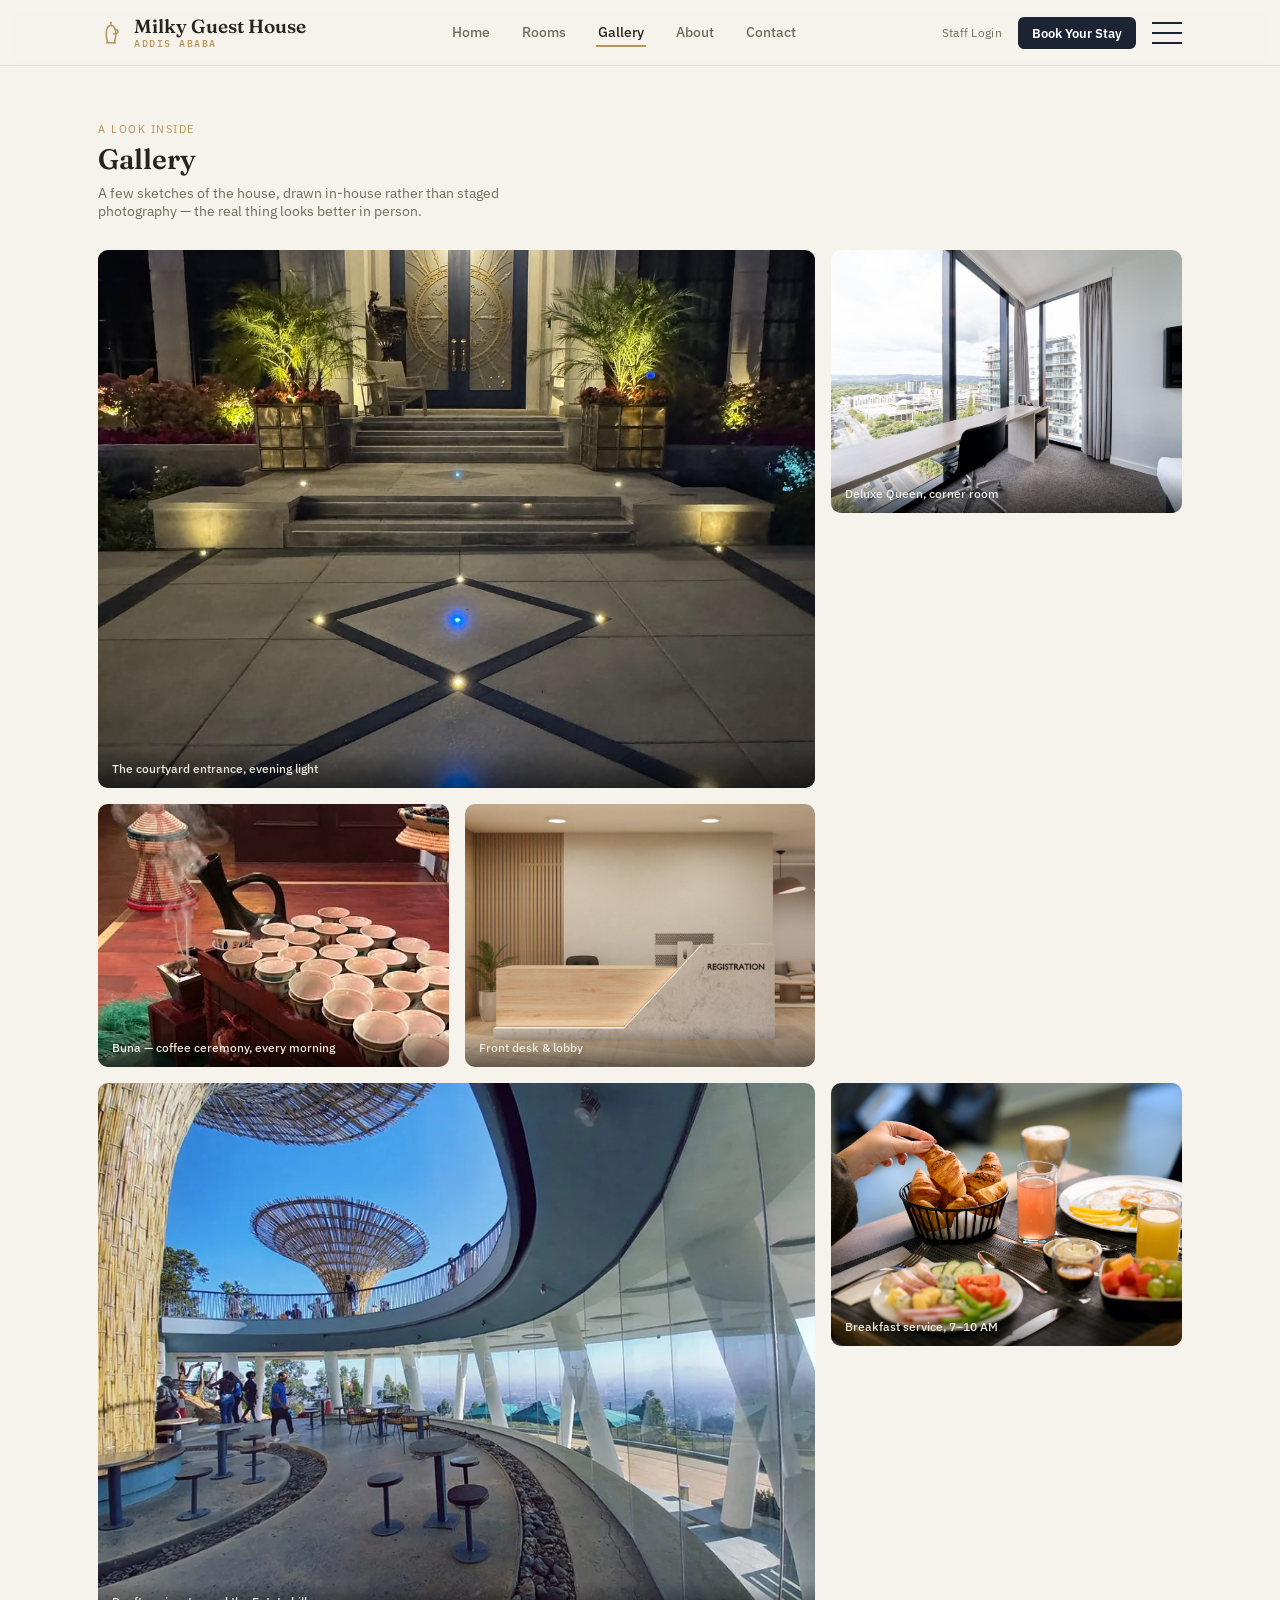
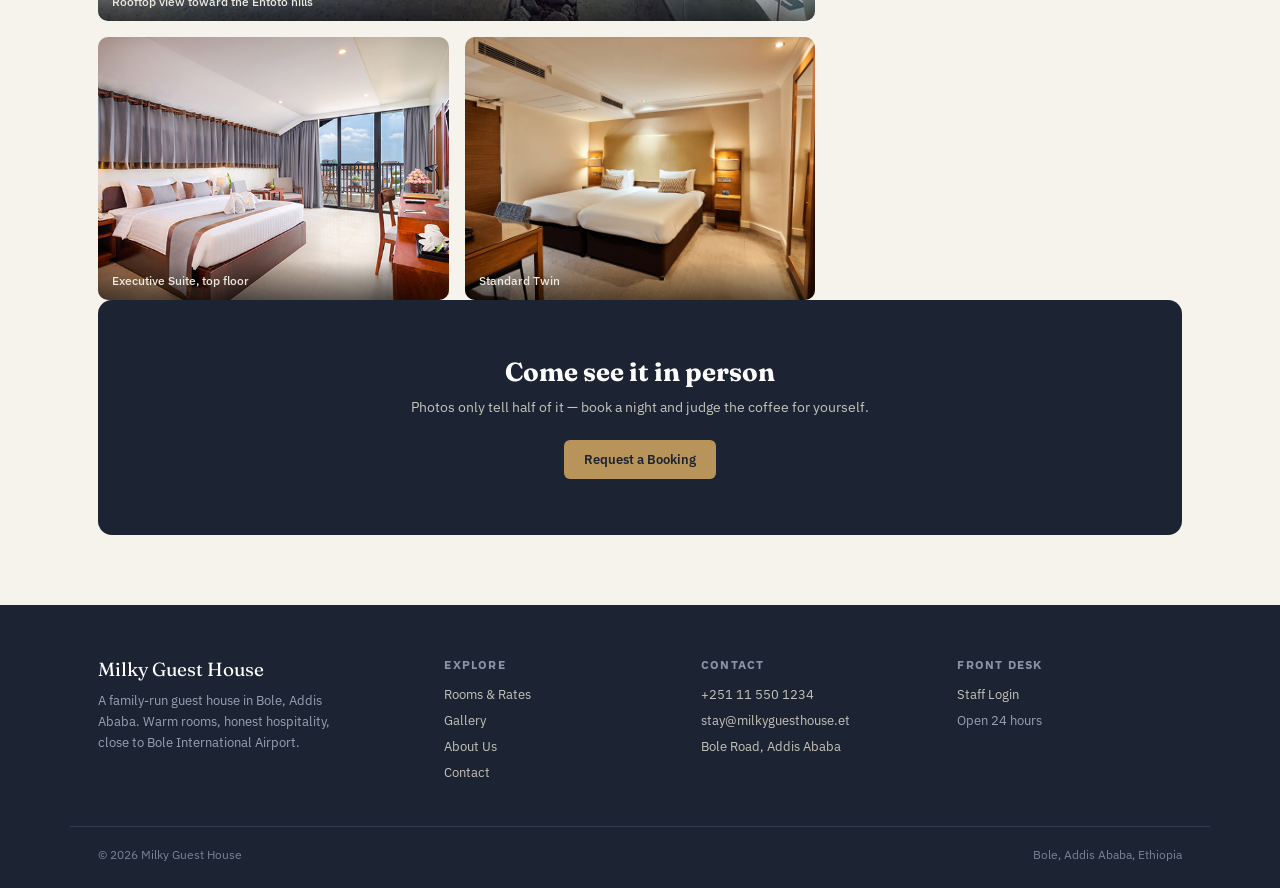
<file: gallery.html>
<!DOCTYPE html>
<html lang="en">
<head>
<meta charset="UTF-8">
<meta name="viewport" content="width=device-width, initial-scale=1.0">
<title>Gallery — Milky Guest House</title>
<link rel="preconnect" href="https://fonts.googleapis.com">
<link href="https://fonts.googleapis.com/css2?family=Fraunces:opsz,wght@9..144,400;9..144,500;9..144,600;9..144,700&family=IBM+Plex+Sans:wght@400;500;600&family=IBM+Plex+Mono:wght@400;500&display=swap" rel="stylesheet">
<link rel="stylesheet" href="style.css">
</head>
<body>

<header class="site-header">
  <div class="bar">
    <a href="index.html" class="brandmark">
      <svg class="jebena" viewBox="0 0 24 24" fill="none" stroke="currentColor" stroke-width="1.4" stroke-linecap="round" stroke-linejoin="round"><path d="M8 21h8"/><path d="M9 21c-1-2.5-1.4-5.4-1.4-8 0-4.5 1.6-8 4.4-8s4.4 3.5 4.4 8c0 2.6-.4 5.5-1.4 8"/><path d="M12 5V2"/><path d="M15.5 8.5c1.8.3 3 1 3 2.2 0 1.4-1.7 2.3-4 2.3"/></svg>
      <span class="name">Milky Guest House<small>Addis Ababa</small></span>
    </a>
    <nav class="nav-links" id="navLinks">
      <a href="index.html">Home</a>
      <a href="rooms.html">Rooms</a>
      <a href="gallery.html" class="active">Gallery</a>
      <a href="about.html">About</a>
      <a href="contact.html">Contact</a>
    </nav>
    <div class="nav-cta">
      <a href="staff/login.html" class="staff-link">Staff Login</a>
      <a href="contact.html#booking" class="btn small">Book Your Stay</a>
      <button class="menu-toggle" id="menuToggle" aria-label="Toggle menu"><span></span><span></span><span></span></button>
    </div>
  </div>
</header>

<section class="wrap" style="padding-top:56px;">
  <div class="section-head">
    <div><span class="eyebrow">A Look Inside</span><h2>Gallery</h2><p>A few sketches of the house, drawn in-house rather than staged photography — the real thing looks better in person.</p></div>
  </div>
</section>

<section class="wrap reveal">
  <div class="gallery-grid">
    <div class="gallery-tile wide">
       <img src="images/The courtyard entrance, evening light.jpg" alt="">
      <div class="cap">The courtyard entrance, evening light</div>
    </div>
    <div class="gallery-tile">
       <img src="images/crner room.jpg" alt="">
      <div class="cap">Deluxe Queen, corner room</div>
    </div>
    <div class="gallery-tile">
       <img src="images/Buna — coffee ceremony, every morning.jpg" alt="">
      <div class="cap">Buna — coffee ceremony, every morning</div>
    </div>
    <div class="gallery-tile">
       <img src="images/Front desk & lobby.jpg" alt="">
      <div class="cap">Front desk &amp; lobby</div>
    </div>
    <div class="gallery-tile wide">
       <img src="images/Rooftop view toward the Entoto hills.webp" alt="">
      <div class="cap">Rooftop view toward the Entoto hills</div>
    </div>
    <div class="gallery-tile">
       <img src="images/Breakfast service, 7–10 AM.png" alt="">
      <div class="cap">Breakfast service, 7–10 AM</div>
    </div>
    <div class="gallery-tile">
       <img src="images/Executive Suite, top floor.jpg" alt="">
      <div class="cap">Executive Suite, top floor</div>
    </div>
    <div class="gallery-tile">
       <img src="images/Standard-twin-bedroom-1.webp" alt="">
      <div class="cap">Standard Twin</div>
    </div>
  </div>
</section>

<section class="wrap reveal" style="padding-top:0;">
  <div class="cta-band">
    <h2>Come see it in person</h2>
    <p>Photos only tell half of it — book a night and judge the coffee for yourself.</p>
    <a href="contact.html#booking" class="btn" style="background:var(--brass);color:#1C2333;">Request a Booking</a>
  </div>
</section>

<footer class="site-footer">
  <div class="wrap footer-grid">
    <div>
      <div class="fbrand">Milky Guest House</div>
      <p>A family-run guest house in Bole, Addis Ababa. Warm rooms, honest hospitality, close to Bole International Airport.</p>
    </div>
    <div>
      <h4>Explore</h4>
      <a href="rooms.html">Rooms &amp; Rates</a>
      <a href="gallery.html">Gallery</a>
      <a href="about.html">About Us</a>
      <a href="contact.html">Contact</a>
    </div>
    <div>
      <h4>Contact</h4>
      <a href="tel:+251115501234">+251 11 550 1234</a>
      <a href="mailto:stay@milkyguesthouse.et">stay@milkyguesthouse.et</a>
      <a href="contact.html">Bole Road, Addis Ababa</a>
    </div>
    <div>
      <h4>Front Desk</h4>
      <a href="staff/login.html">Staff Login</a>
      <span style="display:block;font-size:13px;color:#9AA1B4;margin-top:9px;">Open 24 hours</span>
    </div>
  </div>
  <div class="wrap footer-bottom">
    <span>© <span class="year"></span> Milky Guest House</span>
    <span>Bole, Addis Ababa, Ethiopia</span>
  </div>
</footer>

<script src="hotel-data.js"></script>
<script src="script.js"></script>
</body>
</html>
</file>
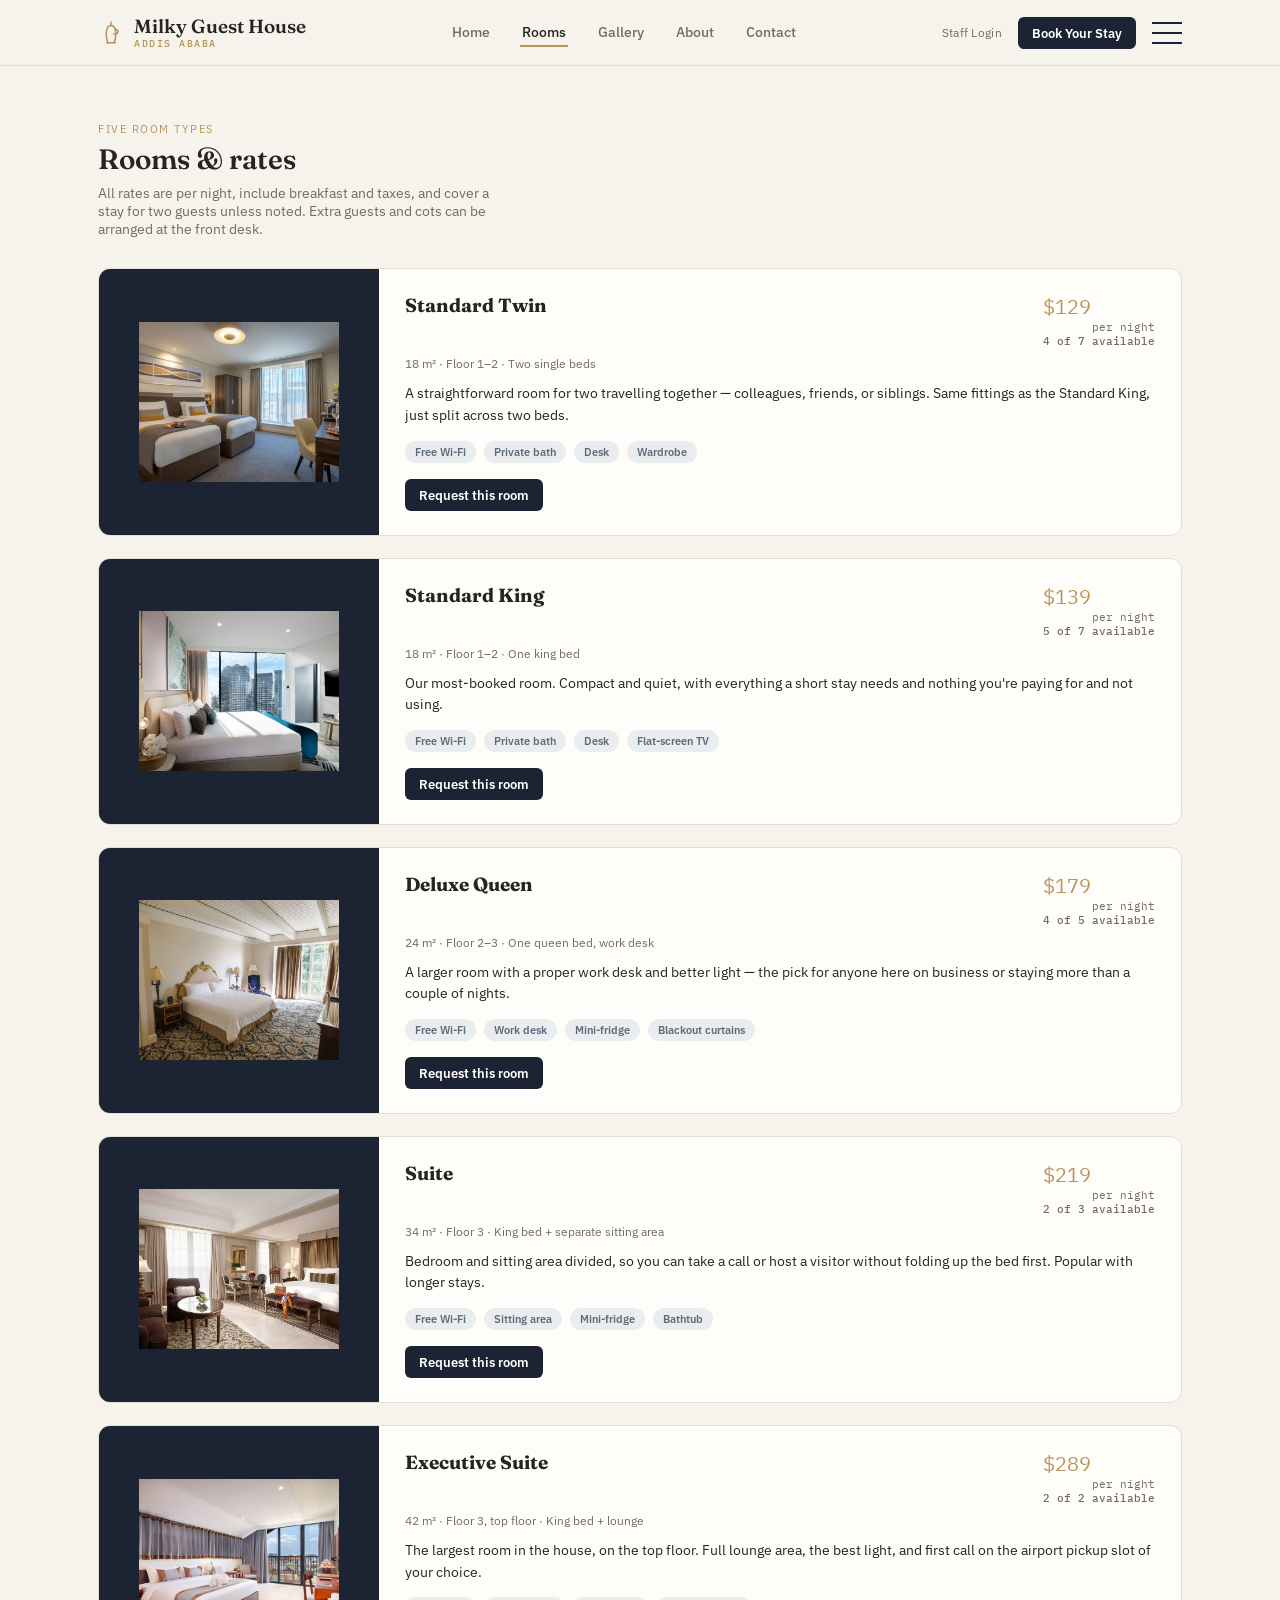
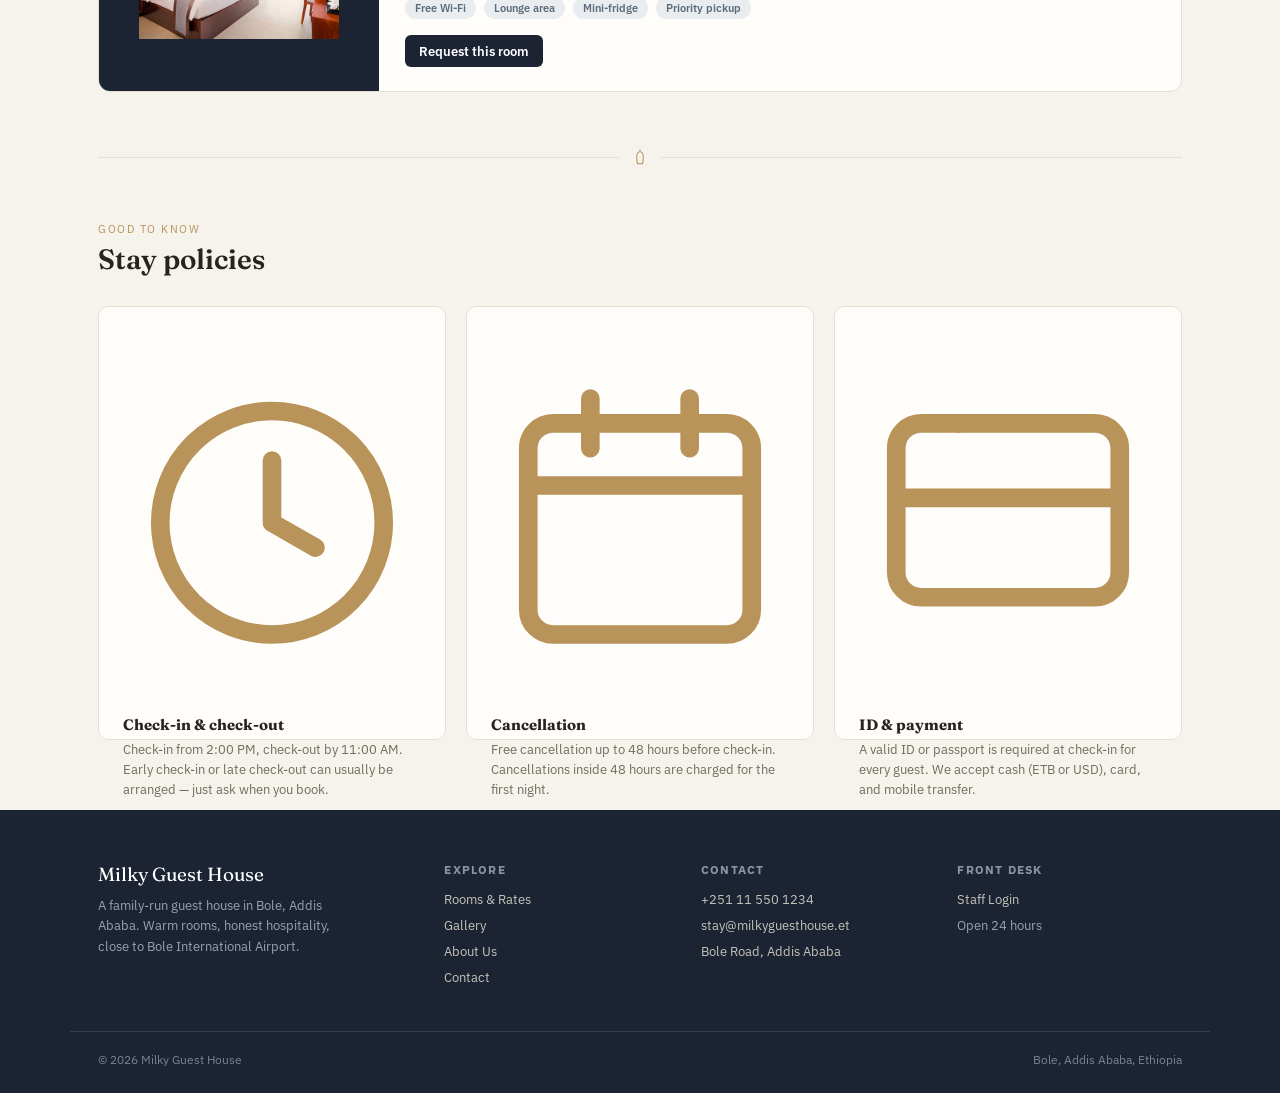
<file: rooms.html>
<!DOCTYPE html>
<html lang="en">
<head>
<meta charset="UTF-8">
<meta name="viewport" content="width=device-width, initial-scale=1.0">
<title>Rooms &amp; Rates — Milky Guest House</title>
<link rel="preconnect" href="https://fonts.googleapis.com">
<link href="https://fonts.googleapis.com/css2?family=Fraunces:opsz,wght@9..144,400;9..144,500;9..144,600;9..144,700&family=IBM+Plex+Sans:wght@400;500;600&family=IBM+Plex+Mono:wght@400;500&display=swap" rel="stylesheet">
<link rel="stylesheet" href="style.css">
</head>
<body>

<header class="site-header">
  <div class="bar">
    <a href="index.html" class="brandmark">
      <svg class="jebena" viewBox="0 0 24 24" fill="none" stroke="currentColor" stroke-width="1.4" stroke-linecap="round" stroke-linejoin="round"><path d="M8 21h8"/><path d="M9 21c-1-2.5-1.4-5.4-1.4-8 0-4.5 1.6-8 4.4-8s4.4 3.5 4.4 8c0 2.6-.4 5.5-1.4 8"/><path d="M12 5V2"/><path d="M15.5 8.5c1.8.3 3 1 3 2.2 0 1.4-1.7 2.3-4 2.3"/></svg>
      <span class="name">Milky Guest House<small>Addis Ababa</small></span>
    </a>
    <nav class="nav-links" id="navLinks">
      <a href="index.html">Home</a>
      <a href="rooms.html" class="active">Rooms</a>
      <a href="gallery.html">Gallery</a>
      <a href="about.html">About</a>
      <a href="contact.html">Contact</a>
    </nav>
    <div class="nav-cta">
      <a href="staff/login.html" class="staff-link">Staff Login</a>
      <a href="contact.html#booking" class="btn small">Book Your Stay</a>
      <button class="menu-toggle" id="menuToggle" aria-label="Toggle menu"><span></span><span></span><span></span></button>
    </div>
  </div>
</header>

<section class="wrap" style="padding-top:56px;">
  <div class="section-head">
    <div><span class="eyebrow">Five Room Types</span><h2>Rooms &amp; rates</h2><p>All rates are per night, include breakfast and taxes, and cover a stay for two guests unless noted. Extra guests and cots can be arranged at the front desk.</p></div>
  </div>
</section>

<section class="wrap reveal">
  <div class="room-detail">
    <div class="art"><div class="art"><img src="images/Twin_Room_Hero_07817fcfab.webp" alt="Standard Twin room"></div></div>
    <div class="body">
      <div class="top" data-room-type="Standard Twin"><h3>Standard Twin</h3><div class="rate">$129<span>per night</span><span class="js-avail mono" style="font-size:10.5px;color:var(--text-dim);font-weight:500;">Availability</span></div></div>
      <div class="meta">18 m² · Floor 1–2 · Two single beds</div>
      <p class="desc">A straightforward room for two travelling together — colleagues, friends, or siblings. Same fittings as the Standard King, just split across two beds.</p>
      <div class="tag-row"><span class="tag">Free Wi-Fi</span><span class="tag">Private bath</span><span class="tag">Desk</span><span class="tag">Wardrobe</span></div>
      <a class="btn small" href="contact.html?room=Standard%20Twin#booking">Request this room</a>
    </div>
  </div>

  <div class="room-detail">
    <div class="art"><div class="art"><img src="images/standardkingbedroom-home-fea-S360-desktop.webp" alt="Standard Twin room"></div></div>
    <div class="body">
      <div class="top" data-room-type="Standard King"><h3>Standard King</h3><div class="rate">$139<span>per night</span><span class="js-avail mono" style="font-size:10.5px;color:var(--text-dim);font-weight:500;">Availability</span></div></div>
      <div class="meta">18 m² · Floor 1–2 · One king bed</div>
      <p class="desc">Our most-booked room. Compact and quiet, with everything a short stay needs and nothing you're paying for and not using.</p>
      <div class="tag-row"><span class="tag">Free Wi-Fi</span><span class="tag">Private bath</span><span class="tag">Desk</span><span class="tag">Flat-screen TV</span></div>
      <a class="btn small" href="contact.html?room=Standard%20King#booking">Request this room</a>
    </div>
  </div>

  <div class="room-detail">
    <div class="art"><div class="art"><img src="images/deluxe-one-queen-opt_wide.jpg" alt="Deluxe Queen"></div></div>
    <div class="body">
      <div class="top" data-room-type="Deluxe Queen"><h3>Deluxe Queen</h3><div class="rate">$179<span>per night</span><span class="js-avail mono" style="font-size:10.5px;color:var(--text-dim);font-weight:500;">Availability</span></div></div>
      <div class="meta">24 m² · Floor 2–3 · One queen bed, work desk</div>
      <p class="desc">A larger room with a proper work desk and better light — the pick for anyone here on business or staying more than a couple of nights.</p>
      <div class="tag-row"><span class="tag">Free Wi-Fi</span><span class="tag">Work desk</span><span class="tag">Mini-fridge</span><span class="tag">Blackout curtains</span></div>
      <a class="btn small" href="contact.html?room=Deluxe%20Queen#booking">Request this room</a>
    </div>
  </div>

  <div class="room-detail">
    <div class="art"><div class="art"><img src="images/junior-suite-hotel-gran-mahakam_wide.jpg" alt="Suite"></div></div>
    <div class="body">
      <div class="top" data-room-type="Suite"><h3>Suite</h3><div class="rate">$219<span>per night</span><span class="js-avail mono" style="font-size:10.5px;color:var(--text-dim);font-weight:500;">Availability</span></div></div>
      <div class="meta">34 m² · Floor 3 · King bed + separate sitting area</div>
      <p class="desc">Bedroom and sitting area divided, so you can take a call or host a visitor without folding up the bed first. Popular with longer stays.</p>
      <div class="tag-row"><span class="tag">Free Wi-Fi</span><span class="tag">Sitting area</span><span class="tag">Mini-fridge</span><span class="tag">Bathtub</span></div>
      <a class="btn small" href="contact.html?room=Suite#booking">Request this room</a>
    </div>
  </div>

  <div class="room-detail">
    <div class="art"><div class="art"><img src="images/Executive Suite, top floor.jpg" alt="Executive Suite"></div></div>
    <div class="body">
      <div class="top" data-room-type="Executive Suite"><h3>Executive Suite</h3><div class="rate">$289<span>per night</span><span class="js-avail mono" style="font-size:10.5px;color:var(--text-dim);font-weight:500;">Availability</span></div></div>
      <div class="meta">42 m² · Floor 3, top floor · King bed + lounge</div>
      <p class="desc">The largest room in the house, on the top floor. Full lounge area, the best light, and first call on the airport pickup slot of your choice.</p>
      <div class="tag-row"><span class="tag">Free Wi-Fi</span><span class="tag">Lounge area</span><span class="tag">Mini-fridge</span><span class="tag">Priority pickup</span></div>
      <a class="btn small" href="contact.html?room=Executive%20Suite#booking">Request this room</a>
    </div>
  </div>
</section>

<section class="wrap reveal">
  <div class="divider"><span class="line"></span><svg viewBox="0 0 24 24" fill="none" stroke="currentColor" stroke-width="1.4"><path d="M8 21h8"/><path d="M9 21c-1-2.5-1.4-5.4-1.4-8 0-4.5 1.6-8 4.4-8s4.4 3.5 4.4 8c0 2.6-.4 5.5-1.4 8"/><path d="M12 5V2"/></svg><span class="line"></span></div>
  <div class="section-head">
    <div><span class="eyebrow">Good to Know</span><h2>Stay policies</h2></div>
  </div>
  <div class="card-grid">
    <div class="card">
      <span class="icon"><svg viewBox="0 0 24 24" fill="none" stroke="currentColor" stroke-linecap="round" stroke-linejoin="round"><circle cx="12" cy="12" r="9"/><path d="M12 7v5l3.5 2"/></svg></span>
      <h3>Check-in &amp; check-out</h3>
      <p>Check-in from 2:00 PM, check-out by 11:00 AM. Early check-in or late check-out can usually be arranged — just ask when you book.</p>
    </div>
    <div class="card">
      <span class="icon"><svg viewBox="0 0 24 24" fill="none" stroke="currentColor" stroke-linecap="round" stroke-linejoin="round"><rect x="3" y="4" width="18" height="17" rx="2"/><path d="M3 9h18"/><path d="M8 2v4"/><path d="M16 2v4"/></svg></span>
      <h3>Cancellation</h3>
      <p>Free cancellation up to 48 hours before check-in. Cancellations inside 48 hours are charged for the first night.</p>
    </div>
    <div class="card">
      <span class="icon"><svg viewBox="0 0 24 24" fill="none" stroke="currentColor" stroke-linecap="round" stroke-linejoin="round"><rect x="3" y="4" width="18" height="14" rx="2"/><path d="M3 10h18"/><path d="M8 4v0"/></svg></span>
      <h3>ID &amp; payment</h3>
      <p>A valid ID or passport is required at check-in for every guest. We accept cash (ETB or USD), card, and mobile transfer.</p>
    </div>
  </div>
</section>

<footer class="site-footer">
  <div class="wrap footer-grid">
    <div>
      <div class="fbrand">Milky Guest House</div>
      <p>A family-run guest house in Bole, Addis Ababa. Warm rooms, honest hospitality, close to Bole International Airport.</p>
    </div>
    <div>
      <h4>Explore</h4>
      <a href="rooms.html">Rooms &amp; Rates</a>
      <a href="gallery.html">Gallery</a>
      <a href="about.html">About Us</a>
      <a href="contact.html">Contact</a>
    </div>
    <div>
      <h4>Contact</h4>
      <a href="tel:+251115501234">+251 11 550 1234</a>
      <a href="mailto:stay@milkyguesthouse.et">stay@milkyguesthouse.et</a>
      <a href="contact.html">Bole Road, Addis Ababa</a>
    </div>
    <div>
      <h4>Front Desk</h4>
      <a href="staff/login.html">Staff Login</a>
      <span style="display:block;font-size:13px;color:#9AA1B4;margin-top:9px;">Open 24 hours</span>
    </div>
  </div>
  <div class="wrap footer-bottom">
    <span>© <span class="year"></span> Milky Guest House</span>
    <span>Bole, Addis Ababa, Ethiopia</span>
  </div>
</footer>

<script src="hotel-data.js"></script>
<script src="script.js"></script>
</body>
</html>
</file>
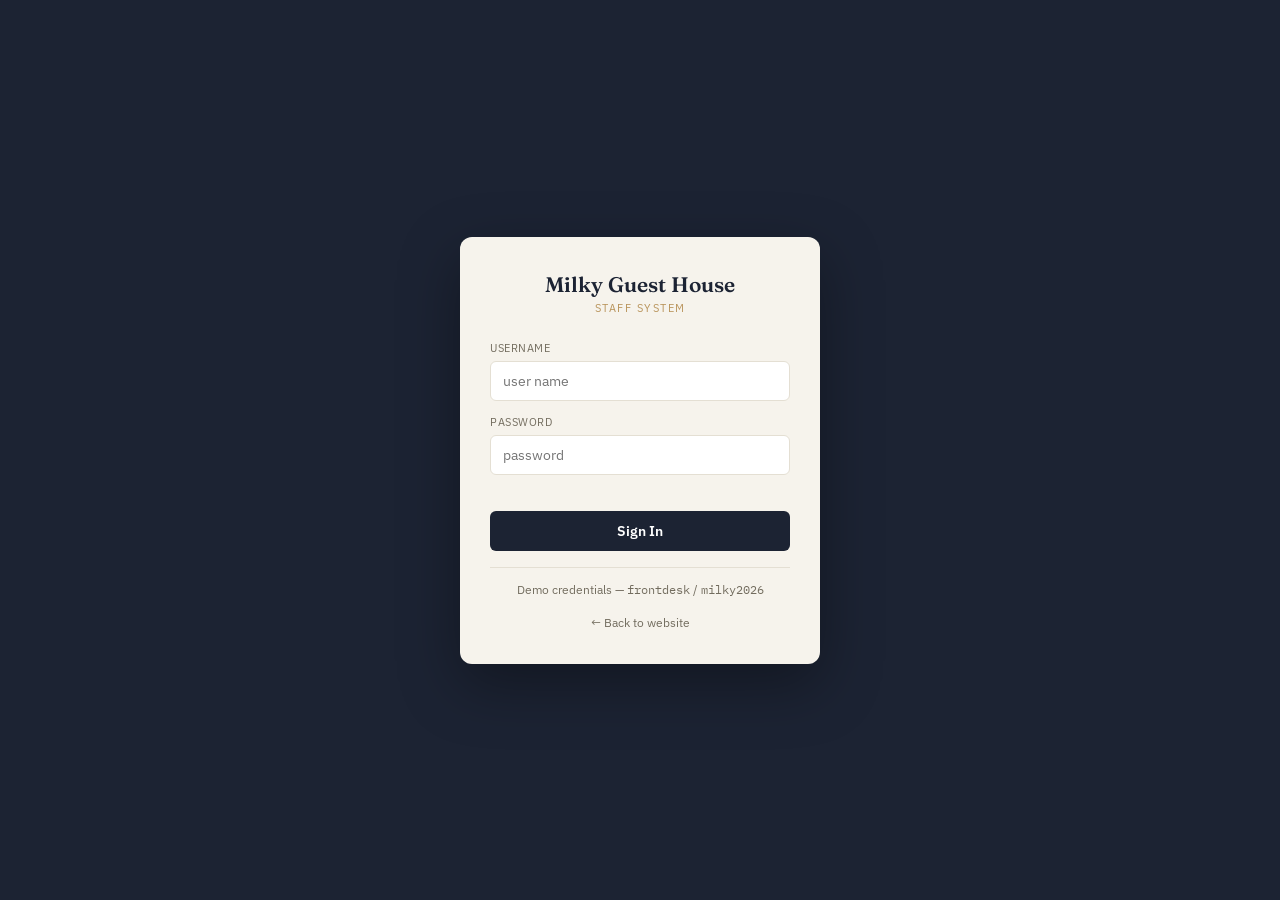
<file: staff/login.html>
<!DOCTYPE html>
<html lang="en">
<head>
<meta charset="UTF-8">
<meta name="viewport" content="width=device-width, initial-scale=1.0">
<title>Staff Login — Milky Guest House</title>
<link rel="preconnect" href="https://fonts.googleapis.com">
<link href="https://fonts.googleapis.com/css2?family=Fraunces:opsz,wght@9..144,400;9..144,500;9..144,600;9..144,700&family=IBM+Plex+Sans:wght@400;500;600&family=IBM+Plex+Mono:wght@400;500&display=swap" rel="stylesheet">
<link rel="stylesheet" href="style.css">
<style>
  body{display:flex;min-height:100vh;align-items:center;justify-content:center;background:var(--ink);}
  .login-card{width:360px;max-width:92vw;background:var(--ivory);border-radius:12px;padding:34px 30px;box-shadow:0 20px 60px rgba(0,0,0,.35);}
  .login-card .mark{font-family:'Fraunces',serif;font-size:21px;font-weight:600;color:var(--ink);text-align:center;}
  .login-card .sub{font-size:11px;letter-spacing:1.5px;text-transform:uppercase;color:var(--brass);text-align:center;margin-top:4px;margin-bottom:26px;}
  .field{margin-bottom:14px;}
  .field label{display:block;font-size:11px;letter-spacing:.5px;text-transform:uppercase;color:var(--text-dim);margin-bottom:6px;}
  .field input{width:100%;padding:10px 12px;border-radius:6px;border:1px solid var(--line);background:#fff;font-family:'IBM Plex Sans',sans-serif;font-size:13.5px;}
  .login-btn{all:unset;box-sizing:border-box;cursor:pointer;width:100%;text-align:center;margin-top:6px;font-family:'IBM Plex Sans',sans-serif;font-size:13.5px;font-weight:600;padding:11px 16px;border-radius:6px;background:var(--ink);color:#fff;transition:opacity .15s;}
  .login-btn:hover{opacity:.85;}
  .error{font-size:12.5px;color:var(--rust);text-align:center;margin-top:4px;min-height:16px;}
  .back{display:block;text-align:center;font-size:12px;color:var(--text-dim);text-decoration:none;margin-top:18px;}
  .back:hover{color:var(--text);}
  .hint{font-size:11.5px;color:var(--text-dim);text-align:center;margin-top:16px;padding-top:14px;border-top:1px solid var(--line);}
</style>
</head>
<body>

<div class="login-card">
  <div class="mark">Milky Guest House</div>
  <div class="sub">Staff System</div>

  <form id="loginForm">
    <div class="field"><label>Username</label><input id="lUser" autocomplete="Milky_Guest_House" placeholder="user name"></div>
    <div class="field"><label>Password</label><input id="lPass" type="password" autocomplete="milky123" placeholder="password"></div>
    <div class="error" id="loginError"></div>
    <button type="submit" class="login-btn">Sign In</button>
  </form>

  <div class="hint">Demo credentials — <span class="mono">frontdesk</span> / <span class="mono">milky2026</span></div>
  <a class="back" href="../index.html">← Back to website</a>
</div>

<script>
  const STAFF_USERS = { "Milky_Guest_House": "milky123", "admin": "milky2026" };

  document.getElementById('loginForm').addEventListener('submit', function(e){
    e.preventDefault();
    const user = document.getElementById('lUser').value.trim();
    const pass = document.getElementById('lPass').value;
    const errEl = document.getElementById('loginError');

    if(STAFF_USERS[user] && STAFF_USERS[user] === pass){
      sessionStorage.setItem('milkyStaffUser', user);
      window.location.href = 'index.html';
    } else {
      errEl.textContent = 'Incorrect username or password.';
    }
  });
</script>
</body>
</html>
</file>
<file: style.css>
:root{
  --ink:#1C2333;
  --ink-2:#252E42;
  --ivory:#F6F3EC;
  --card:#FFFDF9;
  --brass:#B8935A;
  --brass-dim:#e4d4b8;
  --sage:#6E8F67;
  --sage-bg:#EAF0E7;
  --rust:#AD5A42;
  --rust-bg:#F5E6E1;
  --slate:#5C6B7A;
  --slate-bg:#E9EDF0;
  --line:#E4DFD3;
  --text:#26241F;
  --text-dim:#726C5E;
}
*{box-sizing:border-box;}
html{scroll-behavior:smooth;}
body{margin:0;font-family:'IBM Plex Sans',sans-serif;background:var(--ivory);color:var(--text);}
.mono{font-family:'IBM Plex Mono',monospace;}
h1,h2,h3,.display{font-family:'Fraunces',serif;}
a{color:inherit;}
img,svg{max-width:100%;display:block;}
.wrap{max-width:1140px;margin:0 auto;padding:0 28px;}

/* ---------- HEADER ---------- */
.site-header{position:sticky;top:0;z-index:40;background:rgba(246,243,236,.92);backdrop-filter:blur(6px);border-bottom:1px solid var(--line);}
.site-header .bar{display:flex;align-items:center;justify-content:space-between;padding:16px 28px;max-width:1140px;margin:0 auto;}
.brandmark{display:flex;align-items:center;gap:10px;text-decoration:none;color:var(--text);}
.brandmark .jebena{width:26px;height:26px;color:var(--brass);flex-shrink:0;}
.brandmark .name{font-family:'Fraunces',serif;font-size:19px;font-weight:600;line-height:1.1;}
.brandmark .name small{display:block;font-family:'IBM Plex Mono',monospace;font-size:9.5px;letter-spacing:1.5px;text-transform:uppercase;color:var(--brass);font-weight:500;margin-top:2px;}
.nav-links{display:flex;align-items:center;gap:28px;}
.nav-links a{text-decoration:none;font-size:13.5px;font-weight:500;color:var(--text-dim);padding:4px 2px;border-bottom:2px solid transparent;transition:color .15s,border-color .15s;}
.nav-links a:hover,.nav-links a.active{color:var(--text);border-color:var(--brass);}
.nav-cta{display:flex;align-items:center;gap:16px;}
.staff-link{font-size:11.5px;color:var(--text-dim);text-decoration:none;letter-spacing:.3px;}
.staff-link:hover{color:var(--text);}
.btn{all:unset;cursor:pointer;font-family:'IBM Plex Sans',sans-serif;font-size:13px;font-weight:600;padding:11px 20px;border-radius:6px;background:var(--ink);color:#fff;transition:opacity .15s;text-decoration:none;display:inline-block;}
.btn:hover{opacity:.85;}
.btn.ghost{background:transparent;border:1px solid var(--line);color:var(--text);}
.btn.small{padding:8px 14px;font-size:12.5px;}
.menu-toggle{display:none;all:unset;cursor:pointer;width:30px;height:22px;position:relative;}
.menu-toggle span{position:absolute;left:0;right:0;height:2px;background:var(--ink);transition:.2s;}
.menu-toggle span:nth-child(1){top:0;}
.menu-toggle span:nth-child(2){top:10px;}
.menu-toggle span:nth-child(3){top:20px;}

/* ---------- HERO ---------- */
.hero{position:relative;background:var(--ink);color:#EDEAE0;overflow:hidden;}
.hero .wrap{padding:86px 28px 64px 28px;display:grid;grid-template-columns:1.1fr .9fr;gap:40px;align-items:center;position:relative;z-index:2;}
.hero .eyebrow{font-family:'IBM Plex Mono',monospace;font-size:11.5px;letter-spacing:2px;text-transform:uppercase;color:var(--brass);margin-bottom:16px;}
.hero h1{font-size:44px;line-height:1.12;font-weight:600;margin:0 0 18px 0;color:#fff;}
.hero p.lead{font-size:15.5px;line-height:1.65;color:#C6C4BA;max-width:46ch;margin:0 0 28px 0;}
.hero .cta-row{display:flex;gap:12px;flex-wrap:wrap;}
.hero .btn.ghost{border-color:#3A4258;color:#EDEAE0;}
.hero-art{color:var(--brass);opacity:.9;}
.hero::after{content:'';position:absolute;inset:0;background:radial-gradient(ellipse at 80% 20%, rgba(184,147,90,.14), transparent 60%);z-index:1;}

/* ===== Image sizes, matching the AI-generated illustration dimensions ===== */

/* Hero banner image — drawn at 360 x 300 */
.hero-art {
  width: 360px;
  max-width: 100%;
  height: 300px;
  object-fit: cover;
  border-radius: 10px;
}

/* Room card images (rooms.html) — drawn at 200 x 160, shown in a 280px-wide box */
.room-detail .art {
  padding: 0;
}
.room-detail .art img {
  width: 280px;
  height: 160px;
  object-fit: cover;
}

/* Gallery tiles — drawn at 200 x 150 (4:3 ratio) */
.gallery-tile img {
  width: 100%;
  aspect-ratio: 4 / 3;
  object-fit: cover;
}

/* About page "Our Story" image — drawn at 320 x 220 */
.split img {
  width: 320px;
  max-width: 100%;
  height: 220px;
  object-fit: cover;
  border-radius: 10px;
}

/* ---------- STRIP ---------- */
.info-strip{border-bottom:1px solid var(--line);background:var(--card);}
.info-strip .wrap{display:grid;grid-template-columns:repeat(4,1fr);padding:20px 28px;}
.info-strip .item{padding:0 18px;border-left:1px solid var(--line);}
.info-strip .item:first-child{border-left:none;padding-left:0;}
.info-strip .label{font-size:10.5px;letter-spacing:1px;text-transform:uppercase;color:var(--text-dim);}
.info-strip .val{font-family:'Fraunces',serif;font-size:17px;font-weight:600;margin-top:4px;}

/* ---------- SECTIONS ---------- */
section{padding:64px 0;}
.section-head{display:flex;align-items:flex-end;justify-content:space-between;margin-bottom:30px;gap:20px;flex-wrap:wrap;}
.section-head .eyebrow{font-size:11px;letter-spacing:1.5px;text-transform:uppercase;color:var(--brass);display:block;margin-bottom:6px;}
.section-head h2{font-size:28px;margin:0;font-weight:600;}
.section-head p{color:var(--text-dim);font-size:14px;margin:8px 0 0 0;max-width:52ch;}
.divider{display:flex;align-items:center;gap:12px;margin:56px 0;color:var(--brass);}
.divider .line{flex:1;height:1px;background:var(--line);}
.divider svg{width:18px;height:18px;}

/* ---------- ROOM RACK (guest-facing category strip) ---------- */
.rack-lite{background:var(--card);border:1px solid var(--line);border-radius:10px;padding:6px;display:grid;grid-template-columns:repeat(5,1fr);gap:6px;}
.rack-cat{padding:20px 16px;border-radius:7px;background:var(--slate-bg);border-left:3px solid var(--slate);transition:transform .12s;}
.rack-cat:hover{transform:translateY(-3px);}
.rack-cat:nth-child(1){background:var(--sage-bg);border-color:var(--sage);}
.rack-cat:nth-child(2){background:#EFE6D8;border-color:var(--brass);}
.rack-cat:nth-child(3){background:var(--rust-bg);border-color:var(--rust);}
.rack-cat:nth-child(4){background:var(--slate-bg);border-color:var(--slate);}
.rack-cat:nth-child(5){background:var(--sage-bg);border-color:var(--sage);}
.rack-cat .rc-name{font-weight:600;font-size:13.5px;}
.rack-cat .rc-rate{font-family:'IBM Plex Mono',monospace;font-size:19px;margin-top:8px;}
.rack-cat .rc-rate span{font-size:11px;color:var(--text-dim);}
.rack-cat .rc-avail{font-size:10.5px;text-transform:uppercase;letter-spacing:.5px;margin-top:10px;color:var(--text-dim);}

/* ---------- CARDS ---------- */
.card-grid{display:grid;grid-template-columns:repeat(3,1fr);gap:20px;}
.card{background:var(--card);border:1px solid var(--line);border-radius:10px;padding:24px;}
.card .icon{width:34px;height:34px;color:var(--brass);margin-bottom:14px;}
.card .icon svg{width:100%;height:100%;fill:none;stroke:currentColor;stroke-width:1.5;stroke-linecap:round;stroke-linejoin:round;}
.card h3{font-size:15px;margin:0 0 6px 0;}
.card p{font-size:13px;color:var(--text-dim);line-height:1.55;margin:0;}

/* amenities */
.amenity-grid{display:grid;grid-template-columns:repeat(4,1fr);gap:16px;}
.amenity{background:var(--card);border:1px solid var(--line);border-radius:10px;padding:20px 18px;display:flex;align-items:center;gap:14px;}
.amenity .icon{width:30px;height:30px;color:var(--brass);flex-shrink:0;}
.amenity .icon svg{width:100%;height:100%;fill:none;stroke:currentColor;stroke-width:1.6;stroke-linecap:round;stroke-linejoin:round;}
.amenity .name{font-size:13px;font-weight:600;}

/* room detail cards */
.room-detail{background:var(--card);border:1px solid var(--line);border-radius:12px;overflow:hidden;margin-bottom:22px;display:grid;grid-template-columns:280px 1fr;}
.room-detail .art{background:var(--ink);display:flex;align-items:center;justify-content:center;padding:20px;}
.room-detail .art svg{width:100%;height:auto;color:var(--brass);opacity:.85;}
.room-detail .body{padding:24px 26px;}
.room-detail .top{display:flex;justify-content:space-between;align-items:flex-start;gap:14px;margin-bottom:8px;}
.room-detail h3{font-size:19px;margin:0;}
.room-detail .rate{font-family:'IBM Plex Mono',monospace;font-size:20px;color:var(--brass);white-space:nowrap;}
.room-detail .rate span{font-size:10.5px;color:var(--text-dim);display:block;text-align:right;}
.room-detail .meta{font-size:12px;color:var(--text-dim);margin-bottom:12px;}
.room-detail p.desc{font-size:13.5px;color:var(--text);line-height:1.6;margin:0 0 14px 0;}
.tag-row{display:flex;flex-wrap:wrap;gap:8px;margin-bottom:16px;}
.tag{font-size:11px;background:var(--slate-bg);color:var(--slate);padding:4px 10px;border-radius:20px;font-weight:600;}

/* gallery */
.gallery-grid{display:grid;grid-template-columns:repeat(3,1fr);gap:16px;}
.gallery-tile{background:var(--ink);border-radius:10px;overflow:hidden;position:relative;aspect-ratio:4/3;display:flex;align-items:center;justify-content:center;}
.gallery-tile svg{width:56%;color:var(--brass);opacity:.85;}
.gallery-tile .cap{position:absolute;left:0;right:0;bottom:0;padding:12px 14px;background:linear-gradient(transparent,rgba(0,0,0,.55));color:#EDEAE0;font-size:12px;font-weight:500;}
.gallery-tile.wide{grid-column:span 2;}

/* testimonials */
.testi-grid{display:grid;grid-template-columns:repeat(3,1fr);gap:20px;}
.testi{background:var(--card);border:1px solid var(--line);border-radius:10px;padding:22px;}
.testi .quote{font-family:'Fraunces',serif;font-size:15px;line-height:1.5;font-style:italic;margin-bottom:14px;}
.testi .who{font-size:12px;color:var(--text-dim);}
.testi .who b{color:var(--text);}

/* about / team */
.team-grid{display:grid;grid-template-columns:repeat(3,1fr);gap:16px;}
.person{display:flex;align-items:center;gap:12px;background:var(--card);border:1px solid var(--line);border-radius:10px;padding:16px;}
.person .initials{width:40px;height:40px;border-radius:50%;background:var(--ink);color:#fff;display:flex;align-items:center;justify-content:center;font-family:'Fraunces',serif;font-size:14px;flex-shrink:0;}
.person .name{font-size:13.5px;font-weight:600;}
.person .role{font-size:11.5px;color:var(--text-dim);}

.split{display:grid;grid-template-columns:1fr 1fr;gap:44px;align-items:center;}

/* map */
.map-frame{border:1px solid var(--line);border-radius:10px;overflow:hidden;height:280px;}
.map-frame iframe{width:100%;height:100%;border:0;}

/* CTA band */
.cta-band{background:var(--ink);color:#EDEAE0;text-align:center;padding:56px 28px;border-radius:14px;}
.cta-band h2{color:#fff;margin:0 0 10px 0;font-size:26px;}
.cta-band p{color:#C6C4BA;margin:0 0 24px 0;font-size:14px;}

/* form */
.contact-grid{display:grid;grid-template-columns:1fr 1fr;gap:44px;align-items:start;}
.form-card{background:var(--card);border:1px solid var(--line);border-radius:12px;padding:28px;}
.field{margin-bottom:14px;}
.field-row{display:grid;grid-template-columns:1fr 1fr;gap:12px;}
.field label{display:block;font-size:11px;letter-spacing:.5px;text-transform:uppercase;color:var(--text-dim);margin-bottom:6px;}
.field input,.field select,.field textarea{width:100%;padding:10px 11px;border-radius:6px;border:1px solid var(--line);background:#fff;font-family:'IBM Plex Sans',sans-serif;font-size:13.5px;}
.field textarea{resize:vertical;min-height:80px;}
.contact-list{list-style:none;padding:0;margin:0 0 24px 0;}
.contact-list li{display:flex;gap:12px;padding:12px 0;border-bottom:1px solid var(--line);font-size:13.5px;}
.contact-list li:first-child{padding-top:0;}
.contact-list .icon{width:18px;height:18px;color:var(--brass);flex-shrink:0;}
.contact-list .icon svg{width:100%;height:100%;fill:none;stroke:currentColor;stroke-width:1.7;stroke-linecap:round;stroke-linejoin:round;}

/* footer */
.site-footer{background:var(--ink);color:#B7BBC8;padding:52px 0 26px 0;margin-top:70px;}
.footer-grid{display:grid;grid-template-columns:1.4fr 1fr 1fr 1fr;gap:32px;padding-bottom:36px;border-bottom:1px solid #333c50;}
.footer-grid h4{font-size:11.5px;letter-spacing:1.2px;text-transform:uppercase;color:#8B93A6;margin:0 0 14px 0;}
.footer-grid a{display:block;font-size:13px;color:#C6C4BA;text-decoration:none;margin-bottom:9px;}
.footer-grid a:hover{color:#fff;}
.footer-grid .fbrand{font-family:'Fraunces',serif;font-size:19px;color:#fff;margin-bottom:10px;}
.footer-grid p{font-size:13px;color:#9AA1B4;line-height:1.6;margin:0 0 14px 0;max-width:32ch;}
.footer-bottom{display:flex;justify-content:space-between;padding-top:20px;font-size:12px;color:#7C8296;flex-wrap:wrap;gap:10px;}

/* toast (shared pattern with staff system) */
.toast{position:fixed;bottom:24px;right:24px;background:var(--ink);color:#fff;padding:12px 18px;border-radius:8px;font-size:13px;box-shadow:0 8px 24px rgba(0,0,0,.2);opacity:0;transform:translateY(8px);transition:all .25s;pointer-events:none;z-index:60;max-width:300px;}
.toast.show{opacity:1;transform:translateY(0);}

/* reveal on scroll */
.reveal{opacity:0;transform:translateY(14px);transition:opacity .5s ease,transform .5s ease;}
.reveal.in{opacity:1;transform:translateY(0);}

::selection{background:var(--brass-dim);}
button:focus-visible, input:focus-visible, select:focus-visible, textarea:focus-visible, a:focus-visible{outline:2px solid var(--brass);outline-offset:2px;}

@media (max-width:900px){
  .hero .wrap{grid-template-columns:1fr;padding-top:40px;}
  .hero h1{font-size:32px;}
  .info-strip .wrap{grid-template-columns:1fr 1fr;gap:16px 0;}
  .info-strip .item{border-left:none;border-top:1px solid var(--line);padding:14px 0 0 0;}
  .info-strip .item:nth-child(-n+2){border-top:none;padding-top:0;}
  .rack-lite{grid-template-columns:1fr 1fr;}
  .card-grid,.amenity-grid,.testi-grid,.team-grid{grid-template-columns:1fr 1fr;}
  .gallery-grid{grid-template-columns:1fr 1fr;}
  .gallery-tile.wide{grid-column:span 1;}
  .room-detail{grid-template-columns:1fr;}
  .split,.contact-grid{grid-template-columns:1fr;}
  .footer-grid{grid-template-columns:1fr 1fr;}
  .nav-links{position:fixed;top:65px;left:0;right:0;background:var(--ivory);flex-direction:column;align-items:flex-start;padding:18px 28px;border-bottom:1px solid var(--line);gap:16px;transform:translateY(-130%);transition:transform .2s;z-index:39;}
  .nav-links.open{transform:translateY(0);}
  .nav-cta .btn.small{display:none;}
  .menu-toggle{display:block;}
}
@media (max-width:600px){
  .amenity-grid,.card-grid,.testi-grid,.team-grid,.rack-lite,.gallery-grid{grid-template-columns:1fr;}
  .field-row{grid-template-columns:1fr;}
  .footer-grid{grid-template-columns:1fr;}
}
</file>
<file: staff/style.css>
:root{
    --ink:#1C2333;
    --ink-2:#252E42;
    --ivory:#F6F3EC;
    --card:#FFFDF9;
    --brass:#B8935A;
    --brass-dim:#e4d4b8;
    --sage:#6E8F67;
    --sage-bg:#EAF0E7;
    --rust:#AD5A42;
    --rust-bg:#F5E6E1;
    --slate:#5C6B7A;
    --slate-bg:#E9EDF0;
    --hold:#C98A2E;
    --hold-bg:#F7E9D2;
    --line:#E4DFD3;
    --text:#26241F;
    --text-dim:#726C5E;
  }
  *{box-sizing:border-box;}
  body{margin:0;font-family:'IBM Plex Sans',sans-serif;background:var(--ivory);color:var(--text);}
  .mono{font-family:'IBM Plex Mono',monospace;}
  .display{font-family:'Fraunces',serif;}

  .app{display:flex;min-height:100vh;}

  /* SIDEBAR */
  .sidebar{width:230px;background:var(--ink);color:#EDEAE0;flex-shrink:0;display:flex;flex-direction:column;padding:28px 0;}
  .brand{padding:0 24px 26px 24px;border-bottom:1px solid #333c50;margin-bottom:18px;}
  .brand .mark{font-family:'Fraunces',serif;font-size:22px;font-weight:600;letter-spacing:0.3px;color:#fff;}
  .brand .sub{font-size:11px;letter-spacing:1.5px;text-transform:uppercase;color:var(--brass);margin-top:4px;}
  nav{display:flex;flex-direction:column;gap:2px;padding:0 12px;}
  nav button{
    all:unset;cursor:pointer;padding:11px 14px;border-radius:6px;font-size:13.5px;
    display:flex;align-items:center;gap:10px;color:#C6C4BA;transition:background .15s,color .15s;
  }
  nav button .icon{display:inline-flex;align-items:center;justify-content:center;width:17px;height:17px;flex-shrink:0;color:#6B7488;}
  nav button .icon svg{width:100%;height:100%;fill:none;stroke:currentColor;stroke-width:1.6;stroke-linecap:round;stroke-linejoin:round;}
  nav button:hover{background:#2A334A;color:#fff;}
  nav button:hover .icon{color:#fff;}
  nav button.active{background:var(--brass);color:#1C2333;font-weight:600;}
  nav button.active .icon{color:#1C2333;}
  .sidebar-foot{margin-top:auto;padding:16px 24px 0 24px;border-top:1px solid #333c50;font-size:12px;color:#8B93A6;}

  /* MAIN */
  .main{flex:1;display:flex;flex-direction:column;min-width:0;}
  .topbar{display:flex;align-items:center;justify-content:space-between;padding:22px 34px;border-bottom:1px solid var(--line);background:var(--ivory);position:sticky;top:0;z-index:5;}
  .topbar h1{font-family:'Fraunces',serif;font-size:24px;font-weight:600;margin:0;}
  .topbar .meta{font-size:12.5px;color:var(--text-dim);margin-top:3px;}
  .topbar-right{display:flex;align-items:center;gap:14px;}
  .clock{font-family:'IBM Plex Mono',monospace;font-size:12.5px;color:var(--text-dim);text-align:right;}
  .avatar{width:34px;height:34px;border-radius:50%;background:var(--brass);color:#1C2333;display:flex;align-items:center;justify-content:center;font-weight:600;font-size:13px;font-family:'Fraunces',serif;}

  .content{padding:30px 34px 60px 34px;}

  /* CARDS / STAT STRIP */
  .stat-row{display:grid;grid-template-columns:repeat(4,1fr);gap:16px;margin-bottom:30px;}
  .stat{background:var(--card);border:1px solid var(--line);border-radius:10px;padding:18px 20px;position:relative;overflow:hidden;}
  .stat::before{content:'';position:absolute;left:0;top:0;bottom:0;width:3px;background:var(--brass);}
  .stat .label{font-size:11px;letter-spacing:1px;text-transform:uppercase;color:var(--text-dim);}
  .stat .val{font-family:'Fraunces',serif;font-size:30px;font-weight:600;margin-top:6px;}
  .stat .sub{font-size:12px;color:var(--text-dim);margin-top:4px;}

  .section-head{display:flex;align-items:baseline;justify-content:space-between;margin-bottom:14px;}
  .section-head h2{font-family:'Fraunces',serif;font-size:19px;margin:0;}
  .section-head .eyebrow{font-size:11px;letter-spacing:1.5px;text-transform:uppercase;color:var(--brass);display:block;margin-bottom:3px;}

  .btn{all:unset;cursor:pointer;font-family:'IBM Plex Sans',sans-serif;font-size:13px;font-weight:600;padding:9px 16px;border-radius:6px;background:var(--ink);color:#fff;transition:opacity .15s;}
  .btn:hover{opacity:.85;}
  .btn.ghost{background:transparent;border:1px solid var(--line);color:var(--text);}
  .btn.small{padding:6px 11px;font-size:12px;}

  /* ROOM RACK (signature element) */
  .rack{background:var(--card);border:1px solid var(--line);border-radius:10px;padding:22px 24px;margin-bottom:34px;}
  .rack-floor{margin-bottom:16px;}
  .rack-floor:last-child{margin-bottom:0;}
  .rack-floor .flabel{font-family:'IBM Plex Mono',monospace;font-size:11px;color:var(--text-dim);letter-spacing:1px;margin-bottom:8px;display:flex;align-items:center;gap:8px;}
  .rack-floor .flabel::after{content:'';flex:1;height:1px;background:var(--line);}
  .room-grid{display:grid;grid-template-columns:repeat(auto-fill,minmax(84px,1fr));gap:8px;}
  .room-card{border-radius:7px;padding:9px 8px;cursor:pointer;background:var(--slate-bg);border-left:3px solid var(--slate);transition:transform .1s;}
  .room-card:hover{transform:translateY(-2px);}
  .room-card .rno{font-family:'IBM Plex Mono',monospace;font-weight:600;font-size:14px;}
  .room-card .rtype{font-size:10px;color:var(--text-dim);margin-top:2px;}
  .room-card .rstatus{font-size:9.5px;text-transform:uppercase;letter-spacing:.5px;margin-top:5px;font-weight:600;}
  .room-card.available{background:var(--sage-bg);border-color:var(--sage);}
  .room-card.available .rstatus{color:var(--sage);}
  .room-card.occupied{background:var(--rust-bg);border-color:var(--rust);}
  .room-card.occupied .rstatus{color:var(--rust);}
  .room-card.cleaning{background:var(--slate-bg);border-color:var(--slate);}
  .room-card.cleaning .rstatus{color:var(--slate);}
  .room-card.maintenance{background:#EFE6D8;border-color:var(--brass);}
  .room-card.maintenance .rstatus{color:#8a6b34;}
  .room-card.reserved{background:var(--hold-bg);border-color:var(--hold);}
  .room-card.reserved .rstatus{color:var(--hold);}

  .legend{display:flex;gap:16px;margin-top:16px;padding-top:14px;border-top:1px solid var(--line);flex-wrap:wrap;}
  .legend span{font-size:11.5px;color:var(--text-dim);display:flex;align-items:center;gap:6px;}
  .legend i{width:9px;height:9px;border-radius:2px;display:inline-block;}

  /* TABLE */
  table{width:100%;border-collapse:collapse;background:var(--card);border:1px solid var(--line);border-radius:10px;overflow:hidden;}
  thead th{text-align:left;font-size:10.5px;letter-spacing:1px;text-transform:uppercase;color:var(--text-dim);padding:12px 16px;border-bottom:1px solid var(--line);background:#F1EDE2;}
  tbody td{padding:13px 16px;font-size:13.5px;border-bottom:1px solid var(--line);}
  tbody tr:last-child td{border-bottom:none;}
  tbody tr:hover{background:#FBF8F0;}
  .pill{display:inline-block;padding:3px 10px;border-radius:20px;font-size:11px;font-weight:600;text-transform:uppercase;letter-spacing:.4px;}
  .pill.available,.pill.confirmed,.pill.on-shift{background:var(--sage-bg);color:var(--sage);}
  .pill.occupied,.pill.checked-in{background:var(--rust-bg);color:var(--rust);}
  .pill.cleaning,.pill.off-shift{background:var(--slate-bg);color:var(--slate);}
  .pill.maintenance,.pill.placed{background:#EFE6D8;color:#8a6b34;}
  .pill.reserved,.pill.pending{background:var(--hold-bg);color:var(--hold);}
  .pill.preparing{background:var(--slate-bg);color:var(--slate);}
  .pill.delivered{background:var(--sage-bg);color:var(--sage);}
  .row-actions{display:flex;gap:6px;}
  .link-btn{all:unset;cursor:pointer;font-size:12px;color:var(--brass);font-weight:600;}
  .link-btn:hover{text-decoration:underline;}

  /* FOOD ORDERING */
  .menu-grid{display:grid;grid-template-columns:repeat(auto-fill,minmax(220px,1fr));gap:12px;margin-bottom:30px;}
  .menu-item{background:var(--card);border:1px solid var(--line);border-radius:10px;padding:14px 16px;}
  .menu-item .mi-top{display:flex;justify-content:space-between;align-items:baseline;gap:8px;}
  .menu-item .mi-name{font-weight:600;font-size:13.5px;}
  .menu-item .mi-price{font-family:'IBM Plex Mono',monospace;font-size:13px;color:var(--brass);}
  .menu-item .mi-cat{font-size:10.5px;letter-spacing:.5px;text-transform:uppercase;color:var(--text-dim);margin-top:3px;}
  .cart-list{max-height:220px;overflow-y:auto;border:1px solid var(--line);border-radius:8px;margin-bottom:4px;}
  .cart-row{display:flex;align-items:center;gap:10px;padding:9px 12px;border-bottom:1px solid var(--line);}
  .cart-row:last-child{border-bottom:none;}
  .cart-row .cr-name{flex:1;font-size:13px;}
  .cart-row .cr-price{font-family:'IBM Plex Mono',monospace;font-size:12px;color:var(--text-dim);width:52px;text-align:right;}
  .cart-row input[type=number]{width:52px;padding:6px 7px;border-radius:6px;border:1px solid var(--line);font-family:'IBM Plex Mono',monospace;font-size:12.5px;}
  .cart-total{display:flex;justify-content:space-between;padding:10px 2px 0 2px;font-size:13.5px;font-weight:600;}
  .order-items{font-size:12px;color:var(--text-dim);}

  .grid-2{display:grid;grid-template-columns:1fr 1fr;gap:24px;align-items:start;}
  .panel{background:var(--card);border:1px solid var(--line);border-radius:10px;padding:20px 22px;}
  .panel h3{font-family:'Fraunces',serif;font-size:15px;margin:0 0 12px 0;}
  .staff-card{display:flex;align-items:center;gap:12px;padding:10px 0;border-bottom:1px solid var(--line);}
  .staff-card:last-child{border-bottom:none;}
  .staff-card .initials{width:36px;height:36px;border-radius:50%;background:var(--ink);color:#fff;display:flex;align-items:center;justify-content:center;font-family:'Fraunces',serif;font-size:13px;flex-shrink:0;}
  .staff-card .info{flex:1;min-width:0;}
  .staff-card .name{font-size:13.5px;font-weight:600;}
  .staff-card .role{font-size:11.5px;color:var(--text-dim);}

  .empty{text-align:center;padding:40px 20px;color:var(--text-dim);font-size:13.5px;}

  /* MODAL */
  .overlay{position:fixed;inset:0;background:rgba(28,35,51,.45);display:none;align-items:center;justify-content:center;z-index:50;}
  .overlay.show{display:flex;}
  .modal{background:var(--ivory);border-radius:12px;padding:26px 28px;width:400px;max-width:92vw;border:1px solid var(--line);}
  .modal h3{font-family:'Fraunces',serif;font-size:18px;margin:0 0 16px 0;}
  .field{margin-bottom:12px;}
  .field label{display:block;font-size:11px;letter-spacing:.5px;text-transform:uppercase;color:var(--text-dim);margin-bottom:5px;}
  .field input,.field select{width:100%;padding:9px 10px;border-radius:6px;border:1px solid var(--line);background:#fff;font-family:'IBM Plex Sans',sans-serif;font-size:13.5px;}
  .modal-actions{display:flex;justify-content:flex-end;gap:10px;margin-top:18px;}

  .toast{position:fixed;bottom:24px;right:24px;background:var(--ink);color:#fff;padding:12px 18px;border-radius:8px;font-size:13px;box-shadow:0 8px 24px rgba(0,0,0,.2);opacity:0;transform:translateY(8px);transition:all .25s;pointer-events:none;z-index:60;}
  .toast.show{opacity:1;transform:translateY(0);}

  @media (max-width:820px){
    .sidebar{width:70px;}
    .brand .sub, .brand .mark, nav button span.label{display:none;}
    nav button{justify-content:center;gap:0;}
    .stat-row{grid-template-columns:1fr 1fr;}
    .grid-2{grid-template-columns:1fr;}
  }
  ::selection{background:var(--brass-dim);}
  button:focus-visible, input:focus-visible, select:focus-visible{outline:2px solid var(--brass);outline-offset:1px;}
</file>
